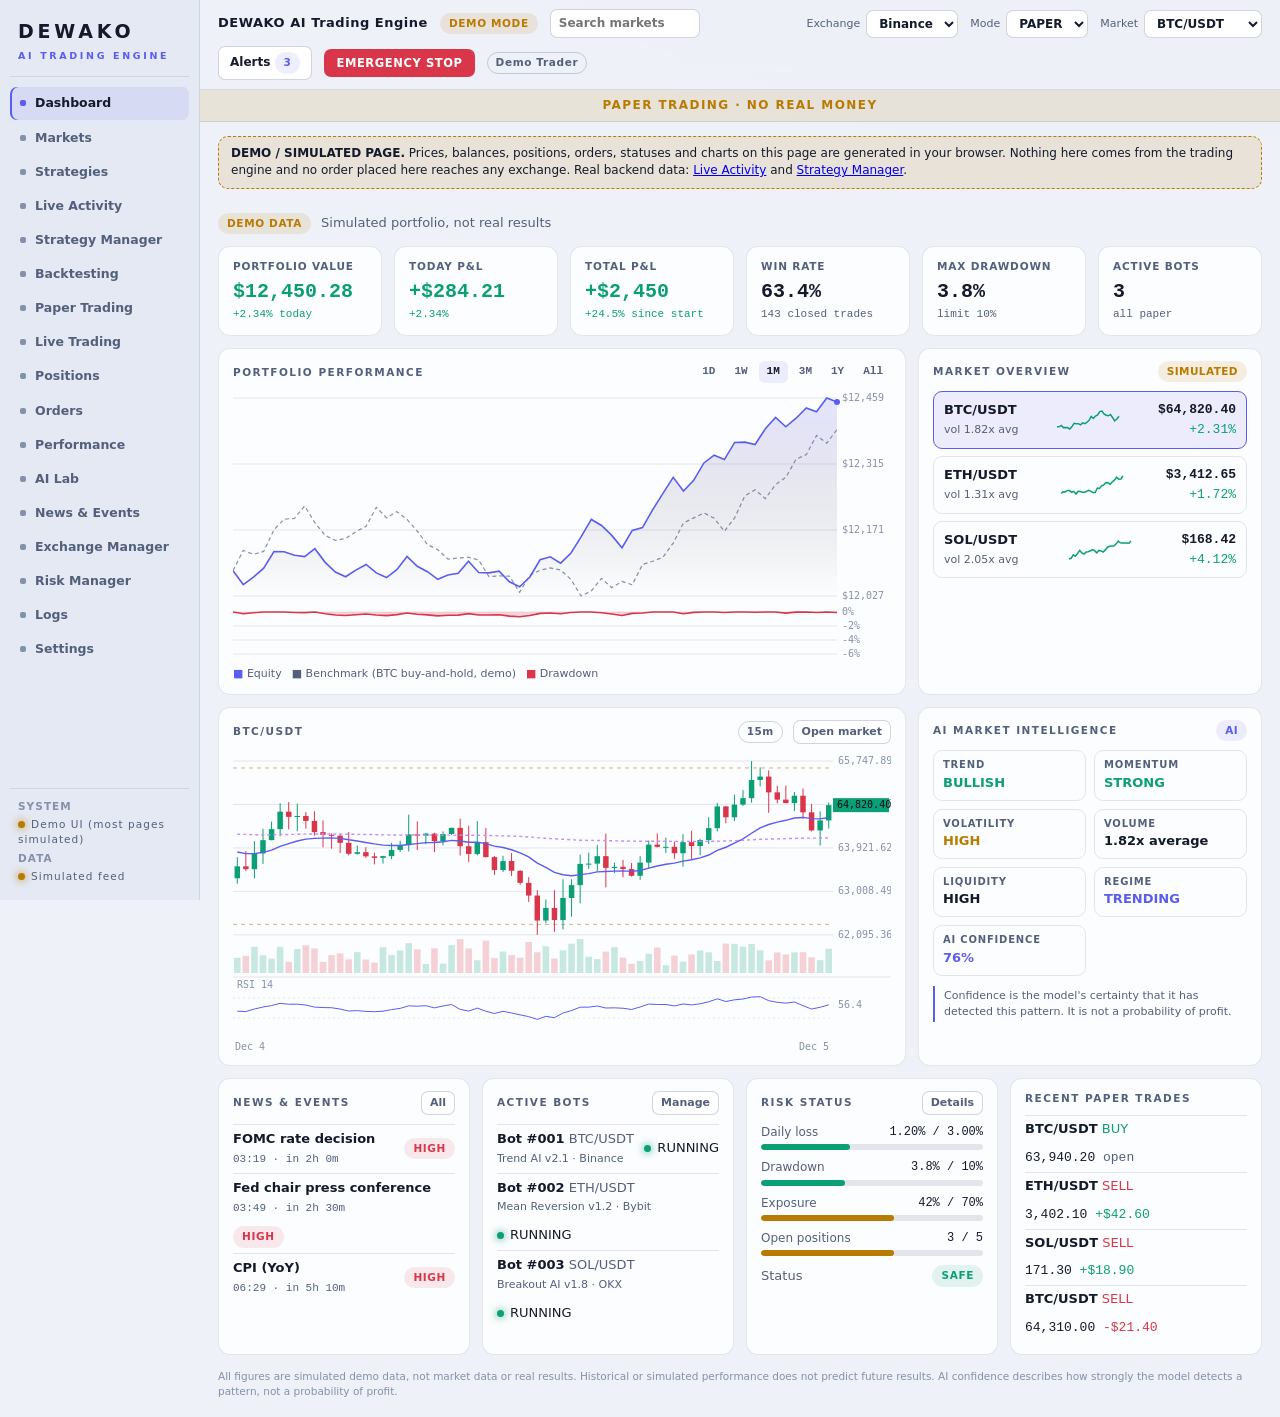
<file: frontend/prototype/index.html>
<!doctype html>
<html lang="en">
<head>
<meta charset="utf-8">
<meta name="viewport" content="width=device-width, initial-scale=1">
<title>DEWAKO AI Trading Engine</title>
<link rel="stylesheet" href="app.css">
</head>
<body>

<div class="app">
  <aside class="side">
    <div class="brand"><b>DEWAKO</b><span>AI TRADING ENGINE</span></div>
    <nav class="nav" id="nav" aria-label="Main"></nav>
    <div class="sys"><b>SYSTEM</b><span><i class="dot w"></i>Demo UI (most pages simulated)</span><b>DATA</b><span><i class="dot w"></i>Simulated feed</span></div>
  </aside>
  <div class="main">
    <header class="top">
      <h1>DEWAKO AI Trading Engine</h1>
      <span class="pill warn">DEMO MODE</span>
      <input class="search" id="search" type="search" placeholder="Search markets" aria-label="Search markets">
      <span class="grow"></span>
      <label class="field">Exchange <select id="selEx"><option>Binance</option><option>Bybit</option><option>OKX</option></select></label>
      <label class="field">Mode <select id="selMode"><option>PAPER</option><option>LIVE</option></select></label>
      <label class="field">Market <select id="selMkt"></select></label>
      <button class="btn" id="bell" aria-label="Notifications">Alerts <span class="pill ai" id="bellN">3</span></button>
      <button class="estop" id="estop">EMERGENCY STOP</button>
      <span class="pill" title="Signed in as demo user">Demo Trader</span>
    </header>
    <div class="banner paper" id="bPaper">PAPER TRADING &middot; NO REAL MONEY</div>
    <div class="banner live" id="bLive">LIVE TRADING &middot; EXECUTION DISABLED IN THIS DEMO</div>
    <div class="banner halt" id="bHalt">EMERGENCY STOP ACTIVE &middot; ALL BOTS STOPPED &middot; NEW TRADES BLOCKED</div>
    <main class="view" id="view"></main>
    <div class="foot">All figures are simulated demo data, not market data or real results. Historical or simulated performance does not predict future results. AI confidence describes how strongly the model detects a pattern, not a probability of profit.</div>
  </div>
</div>
<div class="modal" id="modal"><div class="box" id="modalBox"></div></div>
<div class="toast" id="toast" role="status"></div>

<script src="activity.js"></script>
<script src="packages.js"></script>
<script src="backtests.js"></script>
<script src="app.js"></script>
</body>
</html>
</file>
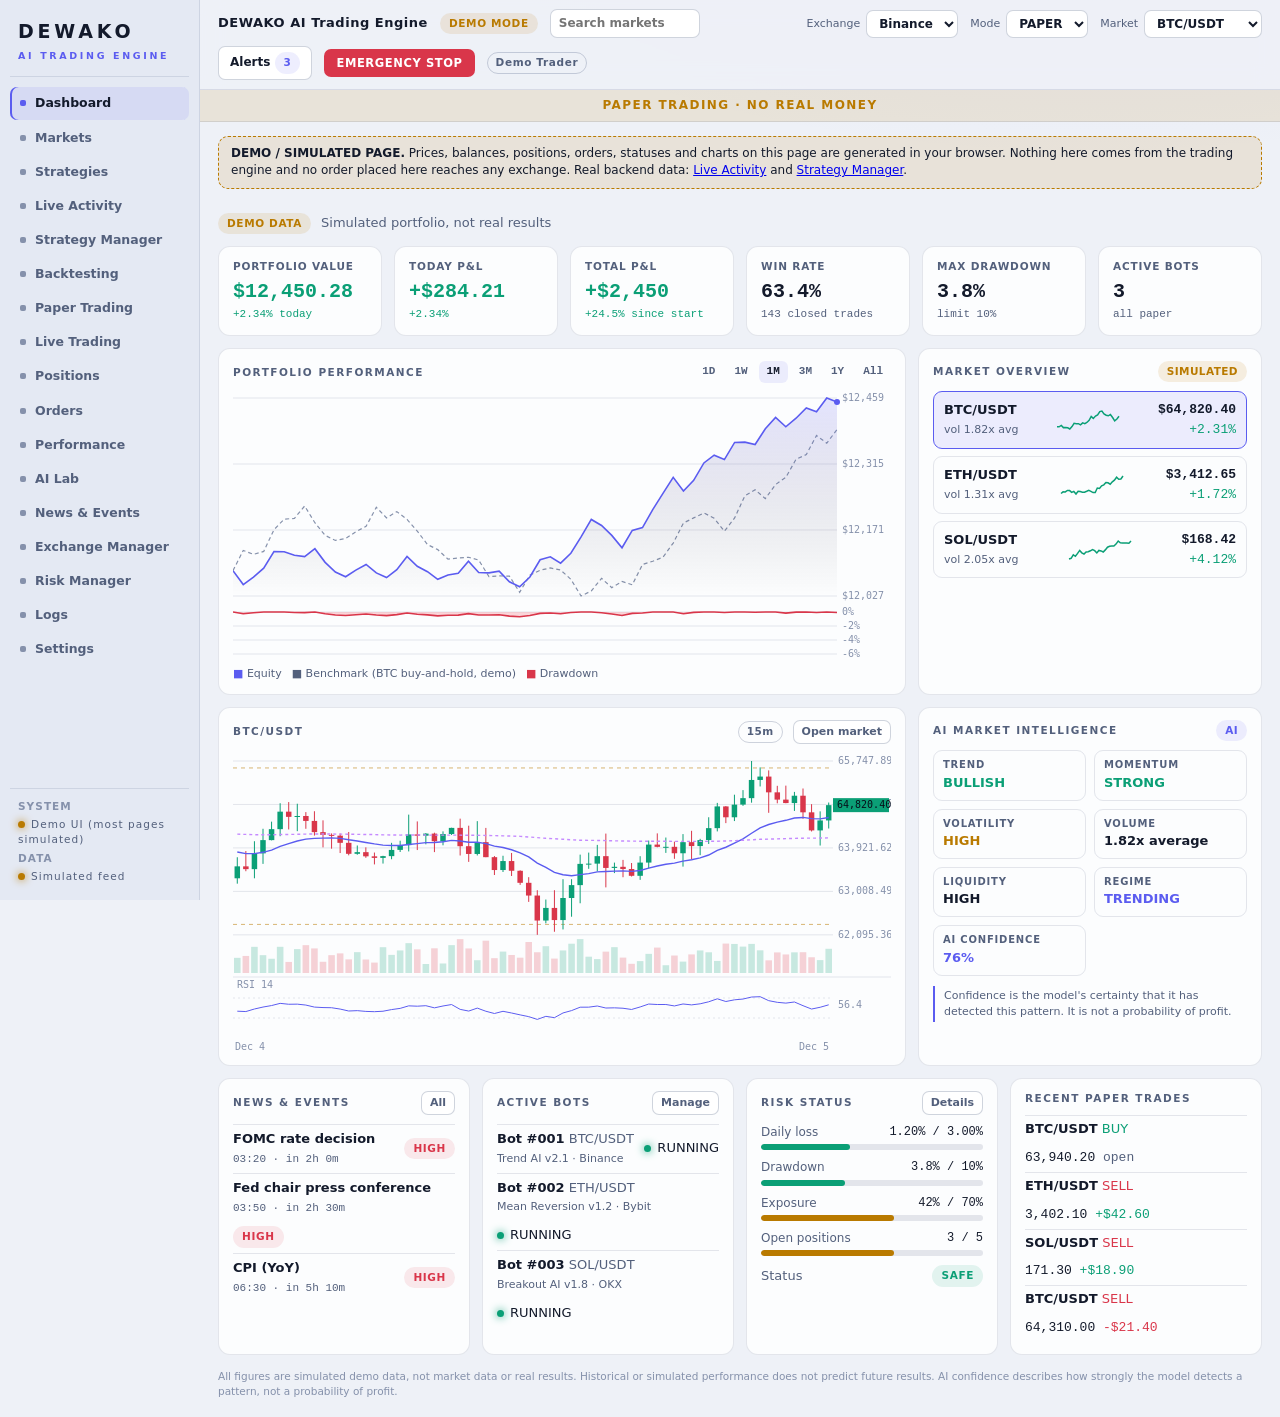
<file: frontend/prototype/index.standalone.html>
<!doctype html>
<html lang="en">
<head>
<meta charset="utf-8">
<meta name="viewport" content="width=device-width, initial-scale=1">
<title>DEWAKO AI Trading Engine</title>
<style>
/* Layout concept: permanent left rail + sticky command bar; dense card grid workstation. Dark-first, AI = indigo, semantic green/red/amber kept separate from accent. */
:root{
  --bg:#0a0e16; --bg2:#0e1420; --card:rgba(22,30,46,.72); --card-solid:#141c2c; --line:rgba(140,160,200,.14); --line2:rgba(140,160,200,.24);
  --fg:#e6ebf5; --mut:#8c98b2; --dim:#5d6984;
  --ai:#8b8cff; --ai-soft:rgba(139,140,255,.14);
  --up:#27d3a0; --up-soft:rgba(39,211,160,.13); --dn:#ff5c6c; --dn-soft:rgba(255,92,108,.13); --warn:#f6b73c; --warn-soft:rgba(246,183,60,.14);
  --glow:radial-gradient(1200px 500px at 85% -10%,rgba(139,140,255,.10),transparent 60%),radial-gradient(900px 400px at 0% 0%,rgba(39,211,160,.05),transparent 55%);
  --f-ui:'Manrope',system-ui,sans-serif; --f-mono:'JetBrains Mono',ui-monospace,Menlo,monospace;
  color-scheme:dark;
}
@media (prefers-color-scheme:light){:root:not([data-theme="dark"]){
  --bg:#eef1f7; --bg2:#e4e9f3; --card:rgba(255,255,255,.82); --card-solid:#ffffff; --line:rgba(40,60,100,.12); --line2:rgba(40,60,100,.22);
  --fg:#131a2b; --mut:#53607c; --dim:#8591ab; --ai:#5b5cf0; --ai-soft:rgba(91,92,240,.1);
  --up:#0b9f76; --up-soft:rgba(11,159,118,.11); --dn:#d9364a; --dn-soft:rgba(217,54,74,.1); --warn:#b97a00; --warn-soft:rgba(185,122,0,.12);
  --glow:radial-gradient(1200px 500px at 85% -10%,rgba(91,92,240,.08),transparent 60%);color-scheme:light}}
:root[data-theme="light"]{
  --bg:#eef1f7; --bg2:#e4e9f3; --card:rgba(255,255,255,.82); --card-solid:#ffffff; --line:rgba(40,60,100,.12); --line2:rgba(40,60,100,.22);
  --fg:#131a2b; --mut:#53607c; --dim:#8591ab; --ai:#5b5cf0; --ai-soft:rgba(91,92,240,.1);
  --up:#0b9f76; --up-soft:rgba(11,159,118,.11); --dn:#d9364a; --dn-soft:rgba(217,54,74,.1); --warn:#b97a00; --warn-soft:rgba(185,122,0,.12);
  --glow:radial-gradient(1200px 500px at 85% -10%,rgba(91,92,240,.08),transparent 60%);color-scheme:light}

*{box-sizing:border-box}
html,body{height:100%}
body{background:var(--bg);color:var(--fg);font:13px/1.45 var(--f-ui);margin:0;-webkit-font-smoothing:antialiased}
.num,.mono{font-family:var(--f-mono);font-variant-numeric:tabular-nums}
button,select,input{font:inherit;color:inherit}
button{cursor:pointer}
:focus-visible{outline:2px solid var(--ai);outline-offset:2px}
.app{display:grid;grid-template-columns:200px minmax(0,1fr);min-height:100%;background:var(--glow)}
/* sidebar */
.side{position:sticky;top:env(safe-area-inset-top,0px);height:100dvh;align-self:start;border-right:1px solid var(--line);background:var(--bg2);display:flex;flex-direction:column;padding:14px 10px;gap:10px;overflow-y:auto}
.brand{padding:4px 8px 12px;border-bottom:1px solid var(--line)}
.brand b{display:block;font-size:19px;font-weight:800;letter-spacing:.2em}
.brand span{font-size:9.5px;letter-spacing:.28em;color:var(--ai);font-weight:700}
.nav{display:flex;flex-direction:column;gap:2px}
.nav button{all:unset;box-sizing:border-box;cursor:pointer;display:flex;align-items:center;gap:9px;padding:7px 10px;border-radius:7px;color:var(--mut);font-weight:600;font-size:12.5px;white-space:nowrap}
.nav button:hover{background:var(--ai-soft);color:var(--fg)}
.nav button[aria-current="page"]{background:var(--ai-soft);color:var(--fg);box-shadow:inset 2px 0 0 var(--ai)}
.nav i{width:6px;height:6px;border-radius:2px;background:var(--dim);flex:none}
.nav button[aria-current="page"] i{background:var(--ai)}
.sys{margin-top:auto;border-top:1px solid var(--line);padding:10px 8px 2px;font-size:10.5px;letter-spacing:.1em;color:var(--mut);display:grid;gap:3px}
.sys b{color:var(--dim);font-weight:700}
.dot{display:inline-block;width:7px;height:7px;border-radius:50%;background:var(--up);margin-right:6px;box-shadow:0 0 8px var(--up)}
.dot.w{background:var(--warn);box-shadow:0 0 8px var(--warn)}.dot.r{background:var(--dn);box-shadow:0 0 8px var(--dn)}.dot.o{background:var(--dim);box-shadow:none}
/* topbar */
.main{min-width:0;display:flex;flex-direction:column}
.top{position:sticky;top:env(safe-area-inset-top,0px);z-index:20;display:flex;flex-wrap:wrap;align-items:center;gap:8px 12px;padding:9px 18px;background:color-mix(in srgb,var(--bg) 88%,transparent);backdrop-filter:blur(12px);border-bottom:1px solid var(--line)}
.top h1{font-size:13px;font-weight:800;margin:0;letter-spacing:.04em;white-space:nowrap}
.top .grow{flex:1 1 20px}
.field{display:flex;align-items:center;gap:6px;font-size:11px;color:var(--mut)}
.field select,.search{background:var(--card-solid);border:1px solid var(--line2);border-radius:7px;padding:5px 8px;font-weight:600;font-size:12px;color:var(--fg)}
.search{width:150px}
.pill{display:inline-flex;align-items:center;gap:5px;padding:2px 8px;border-radius:99px;font-size:10.5px;font-weight:700;letter-spacing:.06em;border:1px solid var(--line2);color:var(--mut);white-space:nowrap}
.pill.up{color:var(--up);background:var(--up-soft);border-color:transparent}.pill.dn{color:var(--dn);background:var(--dn-soft);border-color:transparent}
.pill.warn{color:var(--warn);background:var(--warn-soft);border-color:transparent}.pill.ai{color:var(--ai);background:var(--ai-soft);border-color:transparent}
.btn{border:1px solid var(--line2);background:var(--card-solid);border-radius:7px;padding:5px 11px;font-weight:700;font-size:12px}
.btn:hover{border-color:var(--ai)}
.btn.pri{background:var(--ai);border-color:var(--ai);color:#0a0e16}
.btn.dn{background:var(--dn-soft);border-color:var(--dn);color:var(--dn)}
.btn.sm{padding:3px 8px;font-size:11px}
.btn[disabled]{opacity:.45;cursor:not-allowed}
.estop{background:var(--dn);color:#fff;border:0;border-radius:7px;padding:6px 12px;font-weight:800;font-size:11.5px;letter-spacing:.05em}
.banner{display:none;padding:7px 18px;font-weight:800;letter-spacing:.12em;font-size:12px;text-align:center}
.banner.show{display:block}
.banner.live{background:var(--dn);color:#fff}
.banner.paper{background:var(--warn-soft);color:var(--warn);border-bottom:1px solid var(--line)}
.banner.halt{background:var(--dn-soft);color:var(--dn);border-bottom:1px solid var(--dn)}
.view{padding:14px 18px 8px;display:grid;gap:12px;align-content:start;min-width:0}
.foot{padding:6px 18px 18px;color:var(--dim);font-size:10.5px}
/* cards */
.grid{display:grid;gap:12px;min-width:0}
.g2{grid-template-columns:minmax(0,2fr) minmax(0,1fr)}
.g3{grid-template-columns:repeat(auto-fit,minmax(min(100%,250px),1fr))}
.g4{grid-template-columns:repeat(auto-fit,minmax(min(100%,220px),1fr))}
.kpis{grid-template-columns:repeat(auto-fit,minmax(min(100%,150px),1fr))}
.card{background:var(--card);border:1px solid var(--line);border-radius:12px;padding:12px 14px;backdrop-filter:blur(8px);min-width:0}
.card h2{margin:0 0 9px;font-size:10.5px;letter-spacing:.14em;text-transform:uppercase;color:var(--mut);font-weight:700;display:flex;align-items:center;justify-content:space-between;gap:8px}
.card h2 .pill{letter-spacing:.04em;text-transform:none}
.kpi .l{font-size:10.5px;color:var(--mut);letter-spacing:.08em;text-transform:uppercase;font-weight:700}
.kpi .v{font-family:var(--f-mono);font-size:20px;font-weight:600;margin-top:3px}
.kpi .s{font-family:var(--f-mono);font-size:11px;margin-top:1px}
.up{color:var(--up)}.dn{color:var(--dn)}.warn{color:var(--warn)}.ai{color:var(--ai)}.mut{color:var(--mut)}
.flash-up{animation:fu .7s}.flash-dn{animation:fd .7s}
@keyframes fu{from{background:var(--up-soft)}to{background:transparent}}@keyframes fd{from{background:var(--dn-soft)}to{background:transparent}}
.row{display:flex;align-items:center;gap:10px;flex-wrap:wrap}.row.sb{justify-content:space-between}
.tabs{display:flex;gap:3px;flex-wrap:wrap}
.tabs button{border:0;background:transparent;color:var(--mut);font-weight:700;font-size:11px;padding:3px 8px;border-radius:6px;font-family:var(--f-mono)}
.tabs button[aria-pressed="true"]{background:var(--ai-soft);color:var(--fg)}
canvas{display:block;width:100%}
.tbl{width:100%;border-collapse:collapse;font-size:12px}
.tbl th{font-size:10px;text-transform:uppercase;letter-spacing:.1em;color:var(--dim);text-align:left;padding:5px 8px;font-weight:700;white-space:nowrap}
.tbl td{padding:6px 8px;border-top:1px solid var(--line);white-space:nowrap}
.tbl tr.click{cursor:pointer}.tbl tr.click:hover td{background:var(--ai-soft)}
.scroll{overflow-x:auto;max-width:100%}
.mkt{display:flex;align-items:center;justify-content:space-between;gap:8px;padding:8px 10px;border-radius:9px;border:1px solid var(--line);background:transparent;width:100%;text-align:left}
.mkt:hover,.mkt[aria-pressed="true"]{border-color:var(--ai);background:var(--ai-soft)}
.mkt .n{font-weight:700}.mkt .p{font-family:var(--f-mono);font-weight:600}
.kv{display:grid;grid-template-columns:auto 1fr;gap:5px 14px;font-size:12px}
.kv dt{color:var(--mut)}.kv dd{margin:0;text-align:right;font-weight:700;font-family:var(--f-mono)}
.kvg{display:grid;grid-template-columns:repeat(auto-fit,minmax(110px,1fr));gap:8px}
.tile{border:1px solid var(--line);border-radius:9px;padding:7px 9px}
.tile .l{font-size:10px;color:var(--mut);letter-spacing:.08em;text-transform:uppercase;font-weight:700}
.tile .v{font-weight:800;margin-top:1px}
.bar{height:6px;border-radius:4px;background:var(--line);overflow:hidden}
.bar>i{display:block;height:100%;border-radius:4px;background:var(--up)}
.bar.w>i{background:var(--warn)}.bar.d>i{background:var(--dn)}
.meter{display:grid;gap:3px;margin-bottom:9px}.meter .row{font-size:12px}
.note{font-size:11px;color:var(--mut);border-left:2px solid var(--ai);padding:2px 0 2px 9px}
.warnbox{border:1px solid var(--warn);background:var(--warn-soft);color:var(--warn);border-radius:9px;padding:8px 11px;font-size:12px;font-weight:600}
.newsi{padding:9px 0;border-top:1px solid var(--line)}.newsi:first-of-type{border-top:0;padding-top:0}
.newsi h3{margin:0 0 3px;font-size:13px;font-weight:700}
.chips{display:flex;gap:5px;flex-wrap:wrap;margin-top:5px}
.ob{display:grid;grid-template-columns:1fr 1fr 1fr;font-family:var(--f-mono);font-size:11px;gap:1px 6px}
.ob .bid{color:var(--up)}.ob .ask{color:var(--dn)}.ob .h{color:var(--dim);font-size:9.5px;text-transform:uppercase}
.heat td{text-align:center;font-family:var(--f-mono);font-weight:600}
.form{display:grid;grid-template-columns:repeat(auto-fit,minmax(130px,1fr));gap:9px}
.form label{display:grid;gap:3px;font-size:10.5px;color:var(--mut);font-weight:700;letter-spacing:.06em;text-transform:uppercase}
.form select,.form input{background:var(--card-solid);border:1px solid var(--line2);border-radius:7px;padding:6px 8px;font-size:12.5px;text-transform:none;letter-spacing:0;font-weight:600;width:100%}
.modal{position:fixed;inset:0;z-index:50;background:rgba(5,8,14,.66);display:none;align-items:center;justify-content:center;padding:16px}
.modal.show{display:flex}
.modal .box{background:var(--card-solid);border:1px solid var(--line2);border-radius:14px;padding:18px;max-width:440px;width:100%;display:grid;gap:12px}
.modal h3{margin:0;font-size:15px}
.opt{display:flex;gap:8px;align-items:flex-start;padding:7px 9px;border:1px solid var(--line);border-radius:8px}
.modal .box.wide{max-width:600px;max-height:90vh;overflow-y:auto}
.modal select,.modal input:not([type=radio]):not([type=checkbox]){background:var(--card-solid);border:1px solid var(--line2);border-radius:7px;padding:6px 8px;font-weight:600;font-size:12.5px;max-width:100%}
.toast{position:fixed;right:16px;bottom:calc(16px + env(safe-area-inset-bottom,0px));z-index:60;background:var(--card-solid);border:1px solid var(--line2);border-left:3px solid var(--ai);border-radius:9px;padding:9px 13px;font-weight:600;max-width:340px;display:none}
.toast.show{display:block}
.disabled-big{display:grid;place-items:center;text-align:center;gap:10px;padding:28px 12px}
.disabled-big h2{font-size:22px;letter-spacing:.14em;margin:0}
.step{display:flex;gap:8px;align-items:center;padding:6px 0;border-top:1px solid var(--line)}
@media (max-width:900px){
  .app{grid-template-columns:minmax(0,1fr)}
  .side{position:static;height:auto;flex-direction:row;align-items:center;border-right:0;border-bottom:1px solid var(--line);padding:8px 12px;overflow:visible}
  .brand{border:0;padding:0 8px 0 0;flex:none}.brand b{font-size:15px}.brand span{display:none}
  .nav{flex-direction:row;overflow-x:auto;flex:1;min-width:0}
  .sys{display:none}
  .g2{grid-template-columns:minmax(0,1fr)}
  .top,.view,.foot,.banner{padding-inline:16px}
}
/* ---- Live Activity + Strategy Manager (real backend views) ---- */
.bk-note{border:1px dashed var(--line2);border-radius:9px;padding:7px 10px;font-size:11.5px;color:var(--mut)}
.bk-login{display:grid;grid-template-columns:repeat(auto-fit,minmax(170px,1fr));gap:9px;align-items:end;max-width:760px}
.bk-login label{display:grid;gap:3px;font-size:10.5px;color:var(--mut);font-weight:700;letter-spacing:.06em;text-transform:uppercase}
.bk-login input{background:var(--card-solid);border:1px solid var(--line2);border-radius:7px;padding:7px 9px;font-size:13px;color:var(--fg)}
.bk-err{color:var(--dn);font-weight:700;margin-top:6px}
.act-head{display:flex;gap:10px;flex-wrap:wrap;align-items:center}
.act-status{display:inline-flex;align-items:center;gap:8px;padding:5px 12px;border-radius:99px;font-weight:800;letter-spacing:.06em;border:1px solid var(--line2)}
.act-status i{width:9px;height:9px;border-radius:50%;background:var(--dim)}
.act-status.RUNNING{color:var(--up);border-color:var(--up)}.act-status.RUNNING i{background:var(--up);box-shadow:0 0 10px var(--up)}
.act-status.IDLE{color:var(--mut)}.act-status.IDLE i{background:var(--mut)}
.act-status.DEGRADED{color:var(--warn);border-color:var(--warn)}.act-status.DEGRADED i{background:var(--warn);box-shadow:0 0 10px var(--warn)}
.act-status.ERROR{color:var(--dn);border-color:var(--dn);background:var(--dn-soft)}.act-status.ERROR i{background:var(--dn);box-shadow:0 0 10px var(--dn)}
.act-conn{font-size:11.5px;font-weight:700;display:inline-flex;gap:6px;align-items:center}
.act-conn.live i{background:var(--up)}.act-conn.bad i{background:var(--dn)}.act-conn.wait i{background:var(--warn)}.act-conn i{width:8px;height:8px;border-radius:50%;background:var(--dim)}
.act-alert{border:1px solid var(--dn);background:var(--dn-soft);color:var(--fg);border-radius:10px;padding:9px 12px;font-weight:700}
.act-alert.warn{border-color:var(--warn);background:var(--warn-soft)}
.act-filters{display:grid;grid-template-columns:repeat(auto-fit,minmax(130px,1fr));gap:8px;align-items:end}
.act-filters label{display:grid;gap:3px;font-size:10.5px;color:var(--mut);font-weight:700;letter-spacing:.06em;text-transform:uppercase}
.act-filters select,.act-filters input{background:var(--card-solid);border:1px solid var(--line2);border-radius:7px;padding:6px 8px;font-size:12.5px;color:var(--fg);min-width:0}
.pipe{list-style:none;margin:0;padding:0 0 0 22px;position:relative;max-height:64vh;overflow-y:auto}
.pipe::before{content:"";position:absolute;left:8px;top:6px;bottom:6px;width:2px;background:linear-gradient(var(--ai),var(--up) 50%,var(--ai));background-size:100% 40px;border-radius:2px;opacity:.55}
.pipe.flow::before{animation:pipeflow 2.4s linear infinite}
@keyframes pipeflow{from{background-position:0 0}to{background-position:0 40px}}
.ev{position:relative;display:flex;gap:10px;padding:9px 10px;margin:0 0 8px;border:1px solid var(--line);border-radius:10px;background:var(--card-solid);cursor:pointer;outline-offset:2px}
.ev:hover,.ev:focus-visible{border-color:var(--ai)}
.ev-dot{position:absolute;left:-19px;top:15px;width:10px;height:10px;border-radius:50%;background:var(--ai);box-shadow:0 0 0 3px var(--bg)}
.ev.sev-warning .ev-dot{background:var(--warn)}.ev.sev-error .ev-dot,.ev.sev-critical .ev-dot{background:var(--dn)}
.ev.sev-error,.ev.sev-critical{border-color:var(--dn);background:linear-gradient(90deg,var(--dn-soft),transparent 60%),var(--card-solid)}
.ev.sev-warning{border-left:3px solid var(--warn)}
.ev.unknown{border-style:double;border-width:3px}
.ev-main{min-width:0;flex:1}.ev-top{display:flex;gap:8px;flex-wrap:wrap;align-items:center;font-size:11px}
.ev-sev{font-weight:800;letter-spacing:.06em;text-transform:uppercase}.ev.sev-error .ev-sev,.ev.sev-critical .ev-sev{color:var(--dn)}.ev.sev-warning .ev-sev{color:var(--warn)}
.ev-cat{padding:1px 7px;border-radius:99px;background:var(--ai-soft);font-weight:700}
.ev-status{font-weight:700;color:var(--mut)}.ev-unk{font-weight:800;color:var(--dn);letter-spacing:.04em}
.ev-time{margin-left:auto;color:var(--mut)}.ev-sum{margin-top:3px;font-weight:600;overflow-wrap:anywhere}.ev-meta{margin-top:3px;color:var(--mut);font-size:11px;overflow-wrap:anywhere}
.ev.enter{animation:evin .45s ease-out}
.ev.enter.sev-error,.ev.enter.sev-critical{animation:evin .45s ease-out,evpulse 1.6s ease-out 1}
@keyframes evin{from{opacity:0;transform:translateY(-10px)}to{opacity:1;transform:none}}
@keyframes evpulse{0%{box-shadow:0 0 0 0 var(--dn)}100%{box-shadow:0 0 0 10px transparent}}
.act-empty{padding:26px;text-align:center;color:var(--mut)}
.pk-drop{border:2px dashed var(--line2);border-radius:12px;padding:16px;text-align:center}.pk-drop.over{border-color:var(--ai);background:var(--ai-soft)}
.pk-prog{height:8px;border-radius:6px;background:var(--line);overflow:hidden}.pk-prog>i{display:block;height:100%;width:0;background:var(--ai);transition:width .15s}
.pk-res{border:1px solid var(--line2);border-radius:10px;padding:10px 12px}.pk-res.ok{border-color:var(--up);background:var(--up-soft)}.pk-res.bad{border-color:var(--dn);background:var(--dn-soft)}
.sr-only{position:absolute;width:1px;height:1px;overflow:hidden;clip:rect(0 0 0 0);white-space:nowrap}
@media (prefers-reduced-motion:reduce){*{animation:none!important;transition:none!important}}

.demo-banner{border:1px dashed var(--warn);background:var(--warn-soft);border-radius:10px;padding:8px 12px;margin-bottom:12px;font-size:12px}

</style>
</head>
<body>

<div class="app">
  <aside class="side">
    <div class="brand"><b>DEWAKO</b><span>AI TRADING ENGINE</span></div>
    <nav class="nav" id="nav" aria-label="Main"></nav>
    <div class="sys"><b>SYSTEM</b><span><i class="dot w"></i>Demo UI (most pages simulated)</span><b>DATA</b><span><i class="dot w"></i>Simulated feed</span></div>
  </aside>
  <div class="main">
    <header class="top">
      <h1>DEWAKO AI Trading Engine</h1>
      <span class="pill warn">DEMO MODE</span>
      <input class="search" id="search" type="search" placeholder="Search markets" aria-label="Search markets">
      <span class="grow"></span>
      <label class="field">Exchange <select id="selEx"><option>Binance</option><option>Bybit</option><option>OKX</option></select></label>
      <label class="field">Mode <select id="selMode"><option>PAPER</option><option>LIVE</option></select></label>
      <label class="field">Market <select id="selMkt"></select></label>
      <button class="btn" id="bell" aria-label="Notifications">Alerts <span class="pill ai" id="bellN">3</span></button>
      <button class="estop" id="estop">EMERGENCY STOP</button>
      <span class="pill" title="Signed in as demo user">Demo Trader</span>
    </header>
    <div class="banner paper" id="bPaper">PAPER TRADING &middot; NO REAL MONEY</div>
    <div class="banner live" id="bLive">LIVE TRADING &middot; EXECUTION DISABLED IN THIS DEMO</div>
    <div class="banner halt" id="bHalt">EMERGENCY STOP ACTIVE &middot; ALL BOTS STOPPED &middot; NEW TRADES BLOCKED</div>
    <main class="view" id="view"></main>
    <div class="foot">All figures are simulated demo data, not market data or real results. Historical or simulated performance does not predict future results. AI confidence describes how strongly the model detects a pattern, not a probability of profit.</div>
  </div>
</div>
<div class="modal" id="modal"><div class="box" id="modalBox"></div></div>
<div class="toast" id="toast" role="status"></div>

<script>
/* DEWAKO Live Activity: pure view-model logic (no DOM, no network). Loaded by index.html and unit-tested under Node.
   Nothing here creates events: it only buffers, de-duplicates, orders, filters and renders what the backend sent. */
(function (root, factory) { if (typeof module === 'object' && module.exports) module.exports = factory(); else root.DewakoActivity = factory(); })(this, function () {
  'use strict';
  var MAX_BUFFER = 500, MAX_PENDING = 200, STALE_MS = 45000, MAX_FRAME = 65536;

  function escapeHtml(s) {
    return String(s == null ? '' : s).replace(/[&<>"'`]/g, function (c) { return { '&': '&amp;', '<': '&lt;', '>': '&gt;', '"': '&quot;', "'": '&#39;', '`': '&#96;' }[c]; });
  }
  function cmp(a, b) { return a.ts < b.ts ? 1 : a.ts > b.ts ? -1 : a.event_id < b.event_id ? 1 : a.event_id > b.event_id ? -1 : 0; }   // newest first
  function isCritical(e) { return e.severity === 'ERROR' || e.severity === 'CRITICAL' || e.status === 'UNKNOWN' || e.reconciliation_required === true; }
  function validEvent(e) { return !!e && typeof e === 'object' && typeof e.event_id === 'string' && typeof e.ts === 'string' && typeof e.severity === 'string' && typeof e.summary === 'string'; }

  /* Incremental Server-Sent-Events parser: tolerant of arbitrary chunk boundaries, bounded per frame. */
  function SSEParser() { this.buf = ''; this.dropped = 0; }
  SSEParser.prototype.feed = function (chunk) {
    this.buf += chunk.replace(/\r\n/g, '\n').replace(/\r/g, '\n');
    var out = [], i;
    while ((i = this.buf.indexOf('\n\n')) !== -1) {
      var raw = this.buf.slice(0, i); this.buf = this.buf.slice(i + 2);
      if (raw.length > MAX_FRAME) { this.dropped++; continue; }
      var f = { event: 'message', data: '', id: null, comment: false }, has = false;
      raw.split('\n').forEach(function (line) {
        if (line.charAt(0) === ':') { f.comment = true; has = true; return; }
        var k = line.indexOf(':'); var name = k === -1 ? line : line.slice(0, k); var val = k === -1 ? '' : line.slice(k + 1).replace(/^ /, '');
        if (name === 'event') { f.event = val; has = true; } else if (name === 'data') { f.data += (f.data ? '\n' : '') + val; has = true; }
        else if (name === 'id') { f.id = val; has = true; } else if (name === 'retry') { f.retry = parseInt(val, 10); has = true; }
      });
      if (has) out.push(f);
    }
    if (this.buf.length > MAX_FRAME * 2) { this.buf = ''; this.dropped++; }       // an unterminated giant frame is discarded, not buffered forever
    return out;
  };

  function backoff(attempt, rnd) { var base = Math.min(30000, 1000 * Math.pow(2, Math.max(0, attempt))); return Math.round(base * (0.75 + 0.25 * (rnd == null ? Math.random() : rnd))); }

  function Model(opts) {
    opts = opts || {};
    this.now = opts.now || Date.now; this.max = opts.max || MAX_BUFFER;
    this.events = []; this.seen = Object.create(null); this.pending = []; this.paused = false;
    this.conn = 'idle'; this.connInfo = ''; this.lastSignal = null; this.loaded = false; this.error = null; this.denied = false; this.cursor = null;
    this.duplicates = 0; this.rejected = 0; this.lastStatus = null;
  }
  Model.prototype._merge = function (list) {
    var added = 0, self = this;
    list.forEach(function (e) { if (self.seen[e.event_id]) { self.duplicates++; return; } self.seen[e.event_id] = 1; self.events.push(e); added++; });
    if (added) {
      this.events.sort(cmp);
      if (this.events.length > this.max) { var drop = this.events.splice(this.max); drop.forEach(function (e) { delete self.seen[e.event_id]; }); }
    }
    return added;
  };
  /* history=true: a page loaded by the user; live=true: pushed by the stream (held back, not dropped, while the view is paused). */
  Model.prototype.ingest = function (list, opts) {
    opts = opts || {}; var good = [], self = this;
    (Array.isArray(list) ? list : []).forEach(function (e) { if (validEvent(e)) good.push(e); else self.rejected++; });
    if (opts.live) this.lastSignal = this.now();
    if (opts.live && this.paused) {
      var self2 = this;
      good.forEach(function (e) { if (!self2.seen[e.event_id] && !self2.pending.some(function (p) { return p.event_id === e.event_id; })) self2.pending.push(e); else self2.duplicates++; });
      if (this.pending.length > MAX_PENDING) {                                   // bounded: keep every critical item, drop the oldest non-critical ones
        var crit = this.pending.filter(isCritical), rest = this.pending.filter(function (e) { return !isCritical(e); }).sort(cmp);
        this.pending = crit.concat(rest.slice(0, Math.max(0, MAX_PENDING - crit.length)));
      }
      return { added: 0, held: good.length };
    }
    this.loaded = true; this.error = null;
    return { added: this._merge(good), held: 0 };
  };
  Model.prototype.reset = function () { this.events = []; this.seen = Object.create(null); this.pending = []; this.loaded = false; this.error = null; };   // keeps connection state and stream cursor
  Model.prototype.pause = function () { this.paused = true; };            // visual only: the stream keeps being read and buffered
  Model.prototype.resume = function () { this.paused = false; var p = this.pending; this.pending = []; return this._merge(p); };
  Model.prototype.criticalPending = function () { return this.pending.filter(isCritical).length; };
  Model.prototype.setConn = function (state, info) { this.conn = state; this.connInfo = info || ''; if (state === 'live') this.lastSignal = this.now(); if (state === 'unauthorized') this.denied = true; };
  Model.prototype.touch = function () { this.lastSignal = this.now(); };
  Model.prototype.isStale = function () { return this.conn === 'live' && this.lastSignal != null && this.now() - this.lastSignal > STALE_MS; };
  Model.prototype.setCursor = function (c) { if (c) this.cursor = c; };
  Model.prototype.fail = function (msg) { this.error = msg || 'backend error'; };
  Model.prototype.view = function () {
    if (this.denied) return 'denied';
    if (!this.loaded && this.error) return 'error';
    if (!this.loaded) return 'loading';
    if (this.conn === 'disconnected' || this.conn === 'reconnecting') return 'disconnected';
    if (this.isStale()) return 'stale';
    if (this.error) return 'error';
    return this.events.length ? 'ready' : 'empty';
  };
  Model.prototype.visible = function (f) {
    f = f || {}; var q = (f.q || '').toLowerCase();
    return this.events.filter(function (e) {
      return (!f.category || e.category === f.category) && (!f.severity || e.severity === f.severity) && (!f.status || e.status === f.status) &&
        (!f.strategy || (e.strategy || '').toLowerCase() === f.strategy.toLowerCase()) && (!f.since || e.ts >= f.since) && (!f.until || e.ts <= f.until) &&
        (!q || [e.summary, e.type, e.correlation_id, e.strategy, e.instrument, e.related_id, e.status].join(' ').toLowerCase().indexOf(q) !== -1);
    });
  };

  var SEV = { INFO: 'Info', WARNING: 'Warning', ERROR: 'Error', CRITICAL: 'Critical' };
  var LEVELS = { RUNNING: 'Running', IDLE: 'Idle', DEGRADED: 'Degraded', ERROR: 'Error' };
  function timeLabels(ts) {
    var d = new Date(ts); if (isNaN(d)) return { utc: String(ts).slice(0, 25), local: '' };
    return { utc: d.toISOString().replace('T', ' ').replace(/\.\d+Z$/, ' UTC'), local: d.toLocaleString() };
  }
  /* Everything interpolated is escaped. Severity and status are text as well as colour. An unknown outcome is never styled as success. */
  function renderEvent(e, tz) {
    var t = timeLabels(e.ts);
    var unknown = e.status === 'UNKNOWN' || e.reconciliation_required === true;
    var cls = 'ev sev-' + escapeHtml(String(e.severity).toLowerCase()) + (unknown ? ' unknown' : '');
    return '<li class="' + cls + '" data-id="' + escapeHtml(e.event_id) + '" tabindex="0" role="button" aria-label="' + escapeHtml(SEV[e.severity] || e.severity) + ': ' + escapeHtml(e.summary) + '. Open details">' +
      '<span class="ev-dot" aria-hidden="true"></span><div class="ev-main"><div class="ev-top"><span class="ev-sev">' + escapeHtml(SEV[e.severity] || e.severity) + '</span>' +
      '<span class="ev-cat">' + escapeHtml(e.category) + '</span>' +
      (unknown ? '<span class="ev-unk">UNKNOWN &middot; RECONCILIATION REQUIRED</span>' : '<span class="ev-status">' + escapeHtml(e.status) + '</span>') +
      '<time class="ev-time mono" datetime="' + escapeHtml(e.ts) + '" title="' + escapeHtml(tz === 'utc' ? t.local : t.utc) + '">' + escapeHtml(tz === 'utc' ? t.utc : (t.local || t.utc)) + '</time></div>' +
      '<div class="ev-sum">' + escapeHtml(e.summary) + '</div><div class="ev-meta mono">' +
      [e.strategy ? 'strategy ' + e.strategy + (e.strategy_version ? ' v' + e.strategy_version : '') : '', e.instrument || '', e.environment || '', e.correlation_id ? 'cid ' + e.correlation_id : '']
        .filter(Boolean).map(escapeHtml).join(' &middot; ') + '</div></div></li>';
  }
  function renderDetails(e) {
    var t = timeLabels(e.ts), rows = [['Event ID', e.event_id], ['Time (UTC)', t.utc], ['Time (local)', t.local], ['Type', e.type], ['Category', e.category], ['Severity', e.severity], ['Status', e.status],
      ['Source', e.source], ['Actor', e.actor], ['Environment', e.environment], ['Instrument', e.instrument], ['Adapter / provider', e.adapter], ['Strategy', e.strategy ? e.strategy + (e.strategy_version ? ' v' + e.strategy_version : '') : ''],
      ['Strategy fingerprint', e.strategy_fingerprint], ['Related', e.related_id], ['Correlation ID', e.correlation_id], ['Schema version', e.schema_version]];
    var kv = rows.filter(function (r) { return r[1] !== null && r[1] !== undefined && r[1] !== ''; }).map(function (r) { return '<dt>' + escapeHtml(r[0]) + '</dt><dd class="mono">' + escapeHtml(r[1]) + '</dd>'; }).join('');
    return '<h3>' + escapeHtml(e.summary) + '</h3>' + (e.reconciliation_required ? '<p class="ev-unk">The outcome of this order is UNKNOWN. Reconciliation is required. This screen cannot retry, cancel or submit anything.</p>' : '') +
      '<dl class="kv">' + kv + '</dl><h4>Details (sanitized by the server)</h4><pre class="mono">' + escapeHtml(JSON.stringify(e.details || {}, null, 2)) + '</pre>';
  }
  function statusView(s) {
    if (!s) return { level: 'UNKNOWN', label: 'Unknown', reasons: ['status not loaded'] };
    return { level: s.level, label: LEVELS[s.level] || 'Unknown', reasons: Array.isArray(s.reasons) ? s.reasons : [], unresolved: s.unresolved_orders || 0, killSwitch: !!s.kill_switch, live: s.live_trading };
  }
  function queryString(filters, cursor, limit) {
    var p = [];
    ['category', 'severity', 'status', 'strategy', 'q', 'since', 'until'].forEach(function (k) { if (filters && filters[k]) p.push(k + '=' + encodeURIComponent(filters[k])); });
    if (cursor) p.push('cursor=' + encodeURIComponent(cursor)); p.push('limit=' + (limit || 50));
    return p.join('&');
  }
  return { Model: Model, SSEParser: SSEParser, escapeHtml: escapeHtml, renderEvent: renderEvent, renderDetails: renderDetails, statusView: statusView, queryString: queryString, backoff: backoff,
           isCritical: isCritical, validEvent: validEvent, timeLabels: timeLabels, cmp: cmp, MAX_BUFFER: MAX_BUFFER, MAX_PENDING: MAX_PENDING, STALE_MS: STALE_MS };
});

</script>
<script>
/* DEWAKO Strategy Manager: pure helpers for the package import workflow (no DOM, no network). All real validation happens on the server;
   the checks here only save a pointless upload and never decide whether a package is accepted. */
(function (root, factory) { if (typeof module === 'object' && module.exports) module.exports = factory(); else root.DewakoPackages = factory(); })(this, function () {
  'use strict';
  var MAX_BYTES = 1024 * 1024;
  var LABELS = {   // exactly the backend states: nothing is invented
    IMPORTED: ['Imported', 'warn', 'Stored, validation not yet complete.'],
    VALIDATION_FAILED: ['Rejected', 'dn', 'Failed server validation. It cannot be promoted.'],
    VALIDATED: ['Imported / Inactive', '', 'Validated and stored. Not registered, not selected, not trading.'],
    BACKTEST_ELIGIBLE: ['Eligible: backtest', 'ai', 'Registered for backtesting only.'],
    PAPER_ELIGIBLE: ['Eligible: paper', 'ai', 'May be assigned to paper bots. Signals still pass risk and authorization.'],
    TESTNET_ELIGIBLE: ['Eligible: testnet (label only)', 'ai', 'A label: this build cannot place testnet orders.'],
    DISABLED: ['Disabled', 'warn', 'Unregistered. Re-validate to bring it back.'],
    QUARANTINED: ['Quarantined', 'dn', 'Integrity check failed. An administrator must release it.']
  };
  var NEXT = { VALIDATED: 'BACKTEST_ELIGIBLE', BACKTEST_ELIGIBLE: 'PAPER_ELIGIBLE', PAPER_ELIGIBLE: 'TESTNET_ELIGIBLE' };   // the backend promotes one step at a time
  function esc(s) { return String(s == null ? '' : s).replace(/[&<>"'`]/g, function (c) { return { '&': '&amp;', '<': '&lt;', '>': '&gt;', '"': '&quot;', "'": '&#39;', '`': '&#96;' }[c]; }); }
  function label(state) { return LABELS[state] || [String(state), '', 'Unknown state reported by the server.']; }
  function nextState(state) { return NEXT[state] || null; }
  function checkFile(f) {
    if (!f) return 'Choose a .zip file.';
    if (!/\.zip$/i.test(f.name || '')) return 'The file must have a .zip extension.';
    if (!f.size) return 'The file is empty.';
    if (f.size > MAX_BYTES) return 'The file is larger than the 1 MiB limit.';
    return null;
  }
  function toBase64(bytes) {                       // bytes: Uint8Array. Chunked so large arrays do not overflow the call stack.
    var s = '', i, CH = 0x8000;
    for (i = 0; i < bytes.length; i += CH) s += String.fromCharCode.apply(null, bytes.subarray(i, i + CH));
    return (typeof btoa === 'function') ? btoa(s) : Buffer.from(s, 'binary').toString('base64');
  }
  /* Turn an HTTP result into text for the user. Server detail is shown (it is already bounded and sanitized); stack traces never are. */
  function describeError(status, body) {
    var d = body && body.detail;
    if (status === 0) return { kind: 'network', text: 'Could not reach the server. The package was not imported.' };
    if (status === 401) return { kind: 'auth', text: 'Your session has expired. Sign in again.' };
    if (status === 403) return { kind: 'denied', text: 'Your role is not allowed to do this. Nothing was changed.' };
    if (status === 409 || status === 422) {
      if (d && typeof d === 'object') return { kind: 'rejected', code: d.code || '', text: (d.code ? d.code + ': ' : '') + (d.detail || 'rejected') };
      return { kind: 'rejected', text: String(d || 'rejected').slice(0, 300) };
    }
    if (status === 413) return { kind: 'rejected', text: 'The upload is too large.' };
    if (status === 429) return { kind: 'busy', text: 'Too many requests. Wait a moment and try again.' };
    if (status >= 500) return { kind: 'server', text: 'The server hit an error. Check the Live Activity feed; the package may not have been imported.' };
    return { kind: 'unknown', text: 'Unexpected response (' + status + ').' };
  }
  function renderPackageRow(p) {
    var l = label(p.state);
    return '<tr data-pid="' + esc(p.id) + '"><td class="mono">' + esc(p.id) + '</td><td><b>' + esc(p.name || '(rejected upload)') + '</b></td><td class="mono">' + esc(p.version || '') + '</td>' +
      '<td><span class="pill ' + esc(l[1]) + '" title="' + esc(l[2]) + '">' + esc(l[0].toUpperCase()) + '</span>' + (p.state_reason && p.state !== 'VALIDATED' ? '<div class="mut" style="font-size:11px">' + esc(p.state_reason) + '</div>' : '') + '</td>' +
      '<td class="mono" title="' + esc(p.fingerprint || '') + '">' + esc((p.fingerprint || '').slice(0, 12)) + '</td><td class="mono mut">' + esc(p.imported_by) + '</td>' +
      '<td><button class="btn sm" data-pk="detail" data-pid="' + esc(p.id) + '">Details</button></td></tr>';
  }
  function renderDetail(p, canPromote) {
    var l = label(p.state), s = p.summary || {}, nx = nextState(p.state);
    var kv = [['Name', p.name], ['Version', p.version], ['Lifecycle', l[0]], ['Meaning', l[2]], ['Package SHA-256 (computed by the server)', p.package_sha256], ['Strategy fingerprint', p.fingerprint],
      ['Format', s.runtime ? s.runtime + ' (schema v' + s.schema_version + ')' : ''], ['Instruments', (s.instruments || []).join(', ')], ['Timeframes', (s.timeframes || []).join(', ')],
      ['Files in package', s.file_count], ['Imported by', p.imported_by], ['Created', p.created_at], ['Updated', p.updated_at]]
      .filter(function (r) { return r[1] !== undefined && r[1] !== null && r[1] !== ''; }).map(function (r) { return '<dt>' + esc(r[0]) + '</dt><dd class="mono">' + esc(r[1]) + '</dd>'; }).join('');
    var f = (p.findings || []).map(function (x) { return '<li><b>' + esc(x.code) + '</b> ' + esc(x.detail) + '</li>'; }).join('');
    return '<h3>' + esc(p.name || 'Rejected upload') + ' ' + esc(p.version || '') + '</h3><dl class="kv">' + kv + '</dl>' + (f ? '<h4>Validation findings</h4><ul>' + f + '</ul>' : '') +
      '<p class="mut">Importing never enables or selects a package. Promotion is one step at a time, by a person with permission; signals still go through risk checks and execution authorization. Live trading is locked.</p>' +
      '<div class="row">' + (nx && canPromote ? '<button class="btn pri" data-pk="promote" data-pid="' + esc(p.id) + '" data-to="' + esc(nx) + '">Promote to ' + esc(label(nx)[0]) + '</button>' : '') +
      (['BACKTEST_ELIGIBLE', 'PAPER_ELIGIBLE', 'TESTNET_ELIGIBLE', 'VALIDATED'].indexOf(p.state) !== -1 && canPromote ? '<button class="btn" data-pk="promote" data-pid="' + esc(p.id) + '" data-to="DISABLED">Disable</button>' : '') +
      '<button class="btn" data-act="close">Close</button></div>';
  }
  return { checkFile: checkFile, toBase64: toBase64, describeError: describeError, label: label, nextState: nextState, renderPackageRow: renderPackageRow, renderDetail: renderDetail, MAX_BYTES: MAX_BYTES, esc: esc, LABELS: LABELS };
});

</script>
<script>
/* DEWAKO Backtest records: pure helpers for the READ-ONLY report page (no DOM, no network). Everything shown comes from the server's stored run
   records; nothing is computed or invented here, and nothing here can start, edit or promote a run. */
(function (root, factory) { if (typeof module === 'object' && module.exports) module.exports = factory(); else root.DewakoBacktests = factory(); })(this, function () {
  'use strict';
  function esc(s) { return String(s == null ? '' : s).replace(/[&<>"']/g, function (c) { return { '&': '&amp;', '<': '&lt;', '>': '&gt;', '"': '&quot;', "'": '&#39;' }[c]; }); }
  function num(v, d) { return v == null || isNaN(v) ? 'n/a' : Number(v).toFixed(d == null ? 2 : d); }
  function pct(v, d) { return v == null || isNaN(v) ? 'n/a' : (Number(v) * 100).toFixed(d == null ? 1 : d) + '%'; }
  function day(s) { return s ? String(s).slice(0, 10) : '?'; }
  function verdictPill(v) { return '<span class="pill ' + (v === 'PASSED' ? 'ai' : 'dn') + '">' + esc(v) + '</span>'; }

  function renderRows(list) {
    if (!list || !list.length) return '<div class="act-empty">No backtest has been recorded yet. Runs are produced on the server by the backtest command and listed here; this page cannot start one.</div>';
    return '<div class="scroll"><table class="tbl"><tr><th>#</th><th>Strategy</th><th>Market</th><th>Data</th><th>Trades</th><th>Net P&amp;L</th><th>Max DD</th><th>Result</th><th></th></tr>' +
      list.map(function (r) {
        return '<tr><td class="num">' + esc(r.id) + '</td><td>' + esc(r.strategy) + ' v' + esc(r.version) + '</td><td>' + esc(r.symbol) + ' ' + esc(r.timeframe) +
          '</td><td class="mono">' + esc(day(r.dataset_start)) + ' to ' + esc(day(r.dataset_end)) + '</td><td class="num">' + esc(r.trades) + '</td><td class="num">' + num(r.net_pnl) +
          '</td><td class="num">' + pct(r.max_drawdown_pct) + '</td><td>' + verdictPill(r.verdict) + ' <span class="pill warn">SIMULATED</span></td>' +
          '<td><button class="btn sm" data-bk="btdetail" data-id="' + esc(r.id) + '">Report</button></td></tr>';
      }).join('') + '</table></div>';
  }

  function section(title, body) { return '<div class="card"><h2>' + esc(title) + '</h2>' + body + '</div>'; }

  function renderDetail(d) {
    var g = d.official_gate || {}, out = [];
    out.push('<div class="row">' + verdictPill(d.verdict) + ' <span class="pill warn">SIMULATED</span> ' +
      (d.counts_for_promotion ? '<span class="pill ai">NEWEST RUN: counts for promotion</span>' : '<span class="pill">older run: does not count</span>') + '</div>');
    out.push('<p class="mut">' + esc(d.strategy) + ' v' + esc(d.version) + ' &middot; ' + esc(d.symbol) + ' ' + esc(d.timeframe) + ' &middot; data ' + esc(day(d.dataset_start)) + ' to ' + esc(day(d.dataset_end)) +
      ' &middot; recorded by ' + esc(d.created_by) + ' at ' + esc(d.created_at) + '</p>');
    out.push(section('Promotion gate (recomputed now, against the owner-approved limits)',
      '<div class="' + (g.ok ? 'note' : 'warnbox') + '"><b>' + (g.ok ? 'Meets every limit.' : 'Does not meet the limits:') + '</b>' +
      ((g.reasons || []).length ? '<ul>' + g.reasons.map(function (x) { return '<li>' + esc(x) + '</li>'; }).join('') + '</ul>' : '') +
      ((g.notes || []).length ? '<ul>' + g.notes.map(function (x) { return '<li>' + esc(x) + '</li>'; }).join('') + '</ul>' : '') + '</div>'));
    var m = d.metrics || {};
    out.push(section('Result (after costs)', '<dl class="kv"><dt>Closed trades</dt><dd>' + esc(m.trades) + '</dd><dt>Net P&amp;L</dt><dd>' + num(m.net_pnl) + '</dd><dt>Return</dt><dd>' + pct(m.total_return_pct) +
      '</dd><dt>Win rate</dt><dd>' + pct(m.win_rate) + '</dd><dt>Profit factor</dt><dd>' + num(m.profit_factor) + '</dd><dt>Expectancy / trade</dt><dd>' + num(m.expectancy) +
      '</dd><dt>Realised reward/risk</dt><dd>' + num(m.payoff_ratio) + '</dd><dt>Max drawdown</dt><dd>' + pct(m.max_drawdown_pct) + '</dd><dt>Longest losing streak</dt><dd>' + esc(m.max_consecutive_losses) +
      '</dd><dt>Time in market</dt><dd>' + pct(m.exposure_pct) + '</dd><dt>Fees</dt><dd>' + num(m.fees) + '</dd><dt>Spread + slippage cost</dt><dd>' + num(m.execution_cost) + '</dd></dl>'));
    var st = d.stress || {}, keys = Object.keys(st).sort(function (a, b) { return a - b; });
    out.push(section('If costs were higher', '<table class="tbl"><tr><th>Costs</th><th>Net P&amp;L</th><th>Trades</th></tr>' + keys.map(function (k) {
      return '<tr><td>' + esc(k) + 'x</td><td class="num">' + num(st[k].net_pnl) + '</td><td class="num">' + esc(st[k].trades) + '</td></tr>'; }).join('') + '</table>'));
    var i = d.in_sample || {}, o = d.out_of_sample || {};
    out.push(section('Held-out data', '<dl class="kv"><dt>Earlier part: expectancy</dt><dd>' + num(i.expectancy) + ' (' + esc(i.trades) + ' trades)</dd><dt>Held-out last part: expectancy</dt><dd>' +
      num(o.expectancy) + ' (' + esc(o.trades) + ' trades)</dd></dl><p class="mut" style="margin:6px 0 0">The system does not tune any parameter yet, so this checks consistency, not over-fitting.</p>'));
    out.push(section('Equal consecutive periods', '<div class="row">' + (d.periods || []).map(function (p, n) {
      return '<span class="pill ' + (p.net_pnl > 0 ? 'ai' : 'dn') + '">' + (n + 1) + ': ' + num(p.net_pnl) + ' (' + esc(p.trades) + ')</span>'; }).join(' ') + '</div>'));
    if (d.monte_carlo) out.push(section('Same trades, shuffled order', '<p class="mut" style="margin:0">Drawdown over ' + esc(d.monte_carlo.runs) + ' shuffles: median ' + pct(d.monte_carlo.p50) + ', 95th percentile ' + pct(d.monte_carlo.p95) + ', worst ' + pct(d.monte_carlo.worst) + '.</p>'));
    out.push(section('Weaknesses and warnings', (d.weaknesses || []).length ? '<ul>' + d.weaknesses.map(function (w) { return '<li>' + esc(w) + '</li>'; }).join('') + '</ul>' : '<span class="mut">None raised. One run is still not proof.</span>'));
    out.push(section('Identity (so the exact run can be checked again)', '<dl class="kv"><dt>Data fingerprint</dt><dd class="mono">' + esc(d.dataset_hash) + '</dd><dt>Result digest</dt><dd class="mono">' + esc(d.digest) +
      '</dd><dt>Code version</dt><dd class="mono">' + esc(d.code_version) + '</dd><dt>Thresholds approved by</dt><dd>' + esc((d.thresholds || {}).approved_by || 'nobody (placeholder)') + '</dd></dl>'));
    out.push('<div class="warnbox"><b>Limits</b><ul>' + (d.limits || []).map(function (x) { return '<li>' + esc(x) + '</li>'; }).join('') + '</ul></div>');
    return out.join('');
  }

  function describeError(status, body) {
    if (status === 401) return 'Your session has expired. Sign in again.';
    if (status === 403) return 'Your role cannot view backtest records.';
    if (status === 404) return 'That run does not exist.';
    return 'The server could not return the backtest records (HTTP ' + status + ').';
  }
  return { renderRows: renderRows, renderDetail: renderDetail, describeError: describeError, esc: esc };
});

</script>
<script>
(function(){
'use strict';
const $=(s,r=document)=>r.querySelector(s), $$=(s,r=document)=>[...r.querySelectorAll(s)];
const fmt=(n,d=2)=>Number(n).toLocaleString('en-US',{minimumFractionDigits:d,maximumFractionDigits:d});
const sgn=(n,d=2)=>(n>=0?'+':'-')+fmt(Math.abs(n),d);
const cls=n=>n>=0?'up':'dn';
function rng(seed){let s=seed>>>0;return()=>{s=(Math.imul(s,1664525)+1013904223)>>>0;return s/4294967296}}
function hash(str){let h=2166136261;for(const c of str){h^=c.charCodeAt(0);h=Math.imul(h,16777619)}return h>>>0}
const col=n=>getComputedStyle(document.documentElement).getPropertyValue(n).trim();
const two=n=>String(n).padStart(2,'0');
const clock=d=>two(d.getHours())+':'+two(d.getMinutes())+':'+two(d.getSeconds());

/* ---------- demo data ---------- */
const MK=[
 {s:'BTC/USDT',p:64820.4,c:2.31,seed:11,d:2,v:'1.82x'},
 {s:'ETH/USDT',p:3412.65,c:1.72,seed:23,d:2,v:'1.31x'},
 {s:'SOL/USDT',p:168.42,c:4.12,seed:37,d:2,v:'2.05x'},
 {s:'XRP/USDT',p:0.5821,c:-0.64,seed:41,d:4,v:'0.88x'},
 {s:'DOGE/USDT',p:0.1387,c:3.4,seed:53,d:4,v:'1.47x'}];
const mk=s=>MK.find(m=>m.s===s);
function genCandles(m,n){
  const r=rng(m.seed*977),out=[];let p=m.p*0.9,t=Date.now()-n*900000;
  for(let i=0;i<n;i++){const drift=(Math.sin(i/17+m.seed)*0.0011)+0.0004,vol=0.004+r()*0.006;
    const o=p,c=o*(1+drift+(r()-0.5)*vol*2),h=Math.max(o,c)*(1+r()*vol*0.8),l=Math.min(o,c)*(1-r()*vol*0.8);
    out.push({t:t+i*900000,o,h,l,c,v:(0.6+r()*1.4)*(1+Math.abs(c-o)/o*60)});p=c}
  const k=m.p/out[n-1].c;out.forEach(x=>{x.o*=k;x.h*=k;x.l*=k;x.c*=k});return out}
MK.forEach(m=>{m.cs=genCandles(m,160);m.open=m.p/(1+m.c/100)});
const BOTS=[
 {id:'001',ex:'Binance',m:'BTC/USDT',st:'Trend AI',v:'2.1',tf:'15m',risk:0.5,mode:'PAPER',state:'RUNNING',pnl:184.3,trades:41},
 {id:'002',ex:'Bybit',m:'ETH/USDT',st:'Mean Reversion',v:'1.2',tf:'1h',risk:0.5,mode:'PAPER',state:'RUNNING',pnl:61.8,trades:27},
 {id:'003',ex:'OKX',m:'SOL/USDT',st:'Breakout AI',v:'1.8',tf:'30m',risk:0.4,mode:'PAPER',state:'RUNNING',pnl:38.1,trades:19}];
const POS=[
 {m:'BTC/USDT',side:'LONG',entry:63940.2,qty:0.062,lev:3,stop:62420,tp:67800,st:'Trend AI',bot:'001'},
 {m:'ETH/USDT',side:'LONG',entry:3361.1,qty:0.9,lev:2,stop:3240,tp:3590,st:'Mean Reversion',bot:'002'},
 {m:'SOL/USDT',side:'LONG',entry:161.8,qty:9,lev:2,stop:154.5,tp:179,st:'Breakout AI',bot:'003'}];
const STRATS=[
 {n:'Trend AI',vs:['1.0','1.1','2.0','2.1'],v:'2.1',risk:'Medium',ind:'EMA, ADX, market structure, momentum',tf:'15m–4h',par:{ema_fast:20,ema_slow:50,adx_min:25,atr_stop:2.0},desc:'Follows established trends and sits out ranges. Entries need EMA alignment and ADX confirmation.'},
 {n:'Momentum AI',vs:['1.0','1.2','1.4'],v:'1.4',risk:'Medium–High',ind:'RSI, MACD, volume, momentum',tf:'5m–1h',par:{rsi_len:14,macd:'12/26/9',vol_mult:1.5},desc:'Buys strength when volume confirms a momentum expansion.'},
 {n:'Mean Reversion',vs:['1.0','1.2'],v:'1.2',risk:'Low',ind:'Bollinger Bands, VWAP, RSI, deviation',tf:'30m–4h',par:{bb_len:20,bb_dev:2.0,rsi_len:14,z_entry:2.0},desc:'Fades stretched moves back toward VWAP in range-bound markets.'},
 {n:'Breakout AI',vs:['1.0','1.4','1.8'],v:'1.8',risk:'High',ind:'Support/resistance, ATR, volume, volatility',tf:'15m–1h',par:{lookback:48,atr_len:14,vol_mult:1.8},desc:'Trades range escapes with volume and volatility expansion.'},
 {n:'AI Strategy',vs:['0.3'],v:'0.3',risk:'Experimental',ind:'Market Intelligence layer',tf:'1h–1d',par:{min_conf:0.7,max_regime_age:12},desc:'Consumes the full Market State. Experimental: cannot be activated for live trading.'}];
const EX={
 Binance:{sym:'BTCUSDT',tick:'0.01',qty:'0.00001',min:'5 USDT',fee:'0.10% / 0.10%',lev:'up to 20x (demo)',types:'Market, Limit, Stop-Limit, OCO',bal:'12,450.28 USDT',conn:true},
 Bybit:{sym:'BTCUSDT',tick:'0.10',qty:'0.001',min:'1 USDT',fee:'0.10% / 0.055%',lev:'up to 25x (demo)',types:'Market, Limit, Conditional',bal:'4,210.00 USDT',conn:true},
 OKX:{sym:'BTC-USDT',tick:'0.10',qty:'0.0001',min:'1 USDT',fee:'0.08% / 0.10%',lev:'up to 20x (demo)',types:'Market, Limit, Trigger, OCO',bal:'not connected',conn:false}};
const mins=n=>new Date(Date.now()+n*60000);
const hm=d=>two(d.getHours())+':'+two(d.getMinutes());
const EVENTS=[
 {t:120,n:'FOMC rate decision',c:'US',imp:'HIGH',a:'BTC, ETH, all crypto',vol:'Very high',sent:'Neutral',ai:'Outcome is mostly priced in. The press conference tone is the real risk. Strategies reduce size ahead of the release.'},
 {t:150,n:'Fed chair press conference',c:'US',imp:'HIGH',a:'BTC, ETH',vol:'High',sent:'Uncertain',ai:'Expect whipsaw in the first 15 minutes. Mean-reversion entries are paused by the event filter.'},
 {t:310,n:'CPI (YoY)',c:'US',imp:'HIGH',a:'BTC, ETH, SOL',vol:'Very high',sent:'Neutral',ai:'Surprise versus consensus matters more than the absolute number.'},
 {t:470,n:'GDP (QoQ)',c:'US',imp:'MEDIUM',a:'BTC',vol:'Moderate',sent:'Neutral',ai:'Low expected impact unless it diverges sharply from forecast.'},
 {t:700,n:'SOL token unlock (est.)',c:'Crypto',imp:'MEDIUM',a:'SOL',vol:'Moderate',sent:'Bearish',ai:'Scheduled supply increase. Check whether the unlock is already reflected in funding and spreads.'}];
const NEWS=[
 {h:'Spot BTC ETF flows turn positive for third session',src:'Demo Wire',ago:'8m',a:['BTC','ETH','Crypto market'],sent:'Bullish',imp:'HIGH',conf:87,exp:'+0.8% to +1.5% over 4h',react:'+0.9% so far',ai:'Reaction is in line with the expected impact, so the news adds little beyond what price already shows.'},
 {h:'Major exchange reports brief withdrawal delays',src:'Demo Wire',ago:'21m',a:['Exchange risk'],sent:'Bearish',imp:'MEDIUM',conf:71,exp:'Short-term spread widening',react:'Spreads +12% on one venue',ai:'Operational issue, not a solvency signal. Order engine raises slippage allowance on that venue only.'},
 {h:'Layer-1 network upgrade scheduled for next week',src:'Demo Crypto Desk',ago:'1h',a:['SOL'],sent:'Bullish',imp:'MEDIUM',conf:64,exp:'Mild positive drift',react:'None yet',ai:'Upgrade events often sell the news. No standalone buy signal is generated.'},
 {h:'Regulator signals review of stablecoin reserve rules',src:'Demo Policy Watch',ago:'2h',a:['Stablecoins','Crypto market'],sent:'Bearish',imp:'MEDIUM',conf:58,exp:'Uncertain; low until details',react:'Muted',ai:'Wait for detail. Headline alone does not change regime.'}];
const LOGSEED=[
 ['Market data received','sys'],['Trend AI generated BUY signal (conf 0.82)','sig'],['Risk engine approved: size 0.50%, stop attached','risk'],['Order submitted to paper exchange','ord'],['Order accepted','ord'],['Order filled 0.062 BTC @ 63,940.20','ord'],
 ['Event filter armed: FOMC in 2h','risk'],['AI recommended Trend AI (assisted mode, awaiting user)','ai'],['Correlated exposure 0.87 BTC/ETH: warning raised','risk']];
const S={page:'dashboard',exch:'Binance',mode:'PAPER',mkt:'BTC/USDT',range:'1M',halted:false,draw:null,
  ind:{ema:1,sma:0,vwap:1,rsi:1,macd:0,vol:1,sr:1},stratMode:'AI Assisted',activeStrat:'Trend AI',pendingStrat:null,
  logs:[],watch:'Crypto',orderFilter:'All',bt:null,btSel:null,ostate:{minScore:0,trend:'All'}};

/* ---------- indicators ---------- */
const ema=(a,n)=>{const k=2/(n+1);let e=a[0];return a.map(x=>e=x*k+e*(1-k))};
const sma=(a,n)=>a.map((_,i)=>i<n-1?null:a.slice(i-n+1,i+1).reduce((x,y)=>x+y,0)/n);
function rsi(c,n=14){const o=[null];let g=0,l=0;for(let i=1;i<c.length;i++){const d=c[i]-c[i-1];if(i<=n){g+=Math.max(d,0);l+=Math.max(-d,0);o.push(i<n?null:100-100/(1+g/(l||1e-9)))}else{g=(g*(n-1)+Math.max(d,0))/n;l=(l*(n-1)+Math.max(-d,0))/n;o.push(100-100/(1+g/(l||1e-9)))}}return o}
function macd(c){const f=ema(c,12),s=ema(c,26),m=f.map((x,i)=>x-s[i]),sg=ema(m,9);return{m,sg,h:m.map((x,i)=>x-sg[i])}}
function atr(cs,n=14){const t=cs.map((x,i)=>i?Math.max(x.h-x.l,Math.abs(x.h-cs[i-1].c),Math.abs(x.l-cs[i-1].c)):x.h-x.l);return t.slice(-n).reduce((a,b)=>a+b,0)/n}
function vwap(cs){let pv=0,v=0;return cs.map(x=>{pv+=(x.h+x.l+x.c)/3*x.v;v+=x.v;return pv/v})}

/* ---------- canvas drawing ---------- */
function setup(cv){const r=cv.getBoundingClientRect(),d=window.devicePixelRatio||1;cv.width=Math.max(1,r.width*d);cv.height=Math.max(1,r.height*d);const g=cv.getContext('2d');g.setTransform(d,0,0,d,0,0);g.font='10px '+col('--f-mono');return{g,W:r.width,H:r.height}}
function drawCandles(cv,all,opt={}){
  if(!cv)return;const {g,W,H}=setup(cv),n=opt.n||90,cs=all.slice(-n),ind=opt.ind||S.ind,off=all.length-cs.length;
  const subs=(ind.rsi?1:0)+(ind.macd?1:0),subH=64,mainH=H-subs*subH-16,pad=58,pw=W-pad,cw=pw/cs.length;
  const up=col('--up'),dn=col('--dn'),grid=col('--line'),mut=col('--dim'),ai=col('--ai'),warn=col('--warn');
  const hi=Math.max(...cs.map(x=>x.h)),lo=Math.min(...cs.map(x=>x.l)),rg=hi-lo||1,top=8,ph=mainH-8;
  const y=p=>top+(hi-p)/rg*ph*0.82;
  g.clearRect(0,0,W,H);g.strokeStyle=grid;g.fillStyle=mut;g.lineWidth=1;
  for(let i=0;i<=4;i++){const p=hi-rg*i/4,yy=y(p);g.beginPath();g.moveTo(0,yy);g.lineTo(pw,yy);g.stroke();g.fillText(fmt(p,p<10?4:2),pw+5,yy+3)}
  if(ind.vol){const mv=Math.max(...cs.map(x=>x.v));cs.forEach((x,i)=>{g.fillStyle=x.c>=x.o?up:dn;g.globalAlpha=.22;const h=x.v/mv*ph*0.16;g.fillRect(i*cw+1,top+ph-h,Math.max(1,cw-2),h)});g.globalAlpha=1}
  if(ind.sr){const sr=[hi-rg*0.04,lo+rg*0.06];g.setLineDash([4,4]);g.strokeStyle=warn;g.globalAlpha=.55;sr.forEach(p=>{g.beginPath();g.moveTo(0,y(p));g.lineTo(pw,y(p));g.stroke()});g.setLineDash([]);g.globalAlpha=1}
  cs.forEach((x,i)=>{const c=x.c>=x.o?up:dn,xx=i*cw+cw/2;g.strokeStyle=c;g.fillStyle=c;g.beginPath();g.moveTo(xx,y(x.h));g.lineTo(xx,y(x.l));g.stroke();const y1=y(x.o),y2=y(x.c);g.fillRect(i*cw+Math.max(1,cw*.18),Math.min(y1,y2),Math.max(1,cw*.64),Math.max(1,Math.abs(y1-y2)))});
  const closes=all.map(x=>x.c),line=(arr,color,dash)=>{g.strokeStyle=color;g.lineWidth=1.4;g.setLineDash(dash||[]);g.beginPath();let s=false;arr.slice(off).forEach((v,i)=>{if(v==null)return;const xx=i*cw+cw/2;s?g.lineTo(xx,y(v)):(g.moveTo(xx,y(v)),s=true)});g.stroke();g.setLineDash([]);g.lineWidth=1};
  if(ind.ema)line(ema(closes,20),ai);if(ind.sma)line(sma(closes,50),warn);if(ind.vwap)line(vwap(all),'#c58bff',[3,3]);
  (opt.marks||[]).forEach(m=>{const i=m.i-off;if(i<0||i>=cs.length)return;const xx=i*cw+cw/2,yy=y(m.p);g.fillStyle=m.k==='in'?up:m.k==='sl'?dn:m.k==='tp'?ai:warn;g.beginPath();if(m.k==='in'){g.moveTo(xx,yy+3);g.lineTo(xx-4,yy+10);g.lineTo(xx+4,yy+10)}else{g.moveTo(xx,yy-3);g.lineTo(xx-4,yy-10);g.lineTo(xx+4,yy-10)}g.fill()});
  const last=cs[cs.length-1].c;g.fillStyle=last>=cs[cs.length-1].o?up:dn;g.fillRect(pw,y(last)-7,pad-2,14);g.fillStyle='#07101a';g.fillText(fmt(last,last<10?4:2),pw+4,y(last)+3);
  let yo=mainH;
  const sub=(label,fn)=>{g.strokeStyle=grid;g.beginPath();g.moveTo(0,yo+4);g.lineTo(W,yo+4);g.stroke();g.fillStyle=mut;g.fillText(label,4,yo+15);fn(yo+10,subH-14);yo+=subH};
  if(ind.rsi)sub('RSI 14',(y0,h)=>{const r=rsi(closes).slice(off),yy=v=>y0+(100-v)/100*h;g.setLineDash([2,3]);[30,70].forEach(v=>{g.beginPath();g.moveTo(0,yy(v));g.lineTo(pw,yy(v));g.stroke()});g.setLineDash([]);g.strokeStyle=ai;g.beginPath();let s=false;r.forEach((v,i)=>{if(v==null)return;s?g.lineTo(i*cw+cw/2,yy(v)):(g.moveTo(i*cw+cw/2,yy(v)),s=true)});g.stroke();g.fillStyle=mut;g.fillText(fmt(r[r.length-1]||0,1),pw+5,y0+h/2)});
  if(ind.macd)sub('MACD',(y0,h)=>{const m=macd(closes),H2=m.h.slice(off),M=m.m.slice(off),mx=Math.max(...H2.map(Math.abs),...M.map(Math.abs))||1,yy=v=>y0+h/2-v/mx*h/2;H2.forEach((v,i)=>{g.fillStyle=v>=0?up:dn;g.globalAlpha=.5;g.fillRect(i*cw+1,Math.min(yy(0),yy(v)),Math.max(1,cw-2),Math.abs(yy(v)-yy(0)));g.globalAlpha=1});g.strokeStyle=ai;g.beginPath();M.forEach((v,i)=>i?g.lineTo(i*cw+cw/2,yy(v)):g.moveTo(cw/2,yy(v)));g.stroke()});
  const t0=cs[0].t,t1=cs[cs.length-1].t;g.fillStyle=mut;g.fillText(new Date(t0).toLocaleDateString('en-US',{month:'short',day:'numeric'}),2,H-3);g.fillText(new Date(t1).toLocaleDateString('en-US',{month:'short',day:'numeric'}),pw-34,H-3)}
function drawLines(cv,series,opt={}){
  if(!cv)return;const {g,W,H}=setup(cv),pad=opt.pad??54,pw=W-pad,all=series.flatMap(s=>s.d),lo=opt.lo??Math.min(...all),hi=opt.hi??Math.max(...all),rg=(hi-lo)||1,top=6,bt=H-6;
  const y=v=>top+(hi-v)/rg*(bt-top),grid=col('--line'),mut=col('--dim');g.clearRect(0,0,W,H);g.strokeStyle=grid;g.fillStyle=mut;
  for(let i=0;i<=3;i++){const v=hi-rg*i/3,yy=y(v);g.beginPath();g.moveTo(0,yy);g.lineTo(pw,yy);g.stroke();g.fillText(opt.f?opt.f(v):fmt(v,0),pw+5,yy+3)}
  series.forEach(s=>{const n=s.d.length,x=i=>i/(n-1)*pw;g.beginPath();s.d.forEach((v,i)=>i?g.lineTo(x(i),y(v)):g.moveTo(x(i),y(v)));
    if(s.fill){const base=opt.base!=null?y(opt.base):bt;g.save();g.lineTo(pw,base);g.lineTo(0,base);g.closePath();const gr=g.createLinearGradient(0,top,0,bt);gr.addColorStop(0,s.fill);gr.addColorStop(1,'transparent');g.fillStyle=gr;g.fill();g.restore();g.beginPath();s.d.forEach((v,i)=>i?g.lineTo(x(i),y(v)):g.moveTo(x(i),y(v)))}
    g.strokeStyle=s.c;g.lineWidth=s.w||1.6;g.setLineDash(s.dash||[]);g.stroke();g.setLineDash([]);g.lineWidth=1;
    if(s.end){g.fillStyle=s.c;g.beginPath();g.arc(x(n-1),y(s.d[n-1]),3,0,7);g.fill()}})}
const spark=(arr,c)=>{const lo=Math.min(...arr),hi=Math.max(...arr),r=hi-lo||1;return `<svg width="64" height="22" viewBox="0 0 64 22" aria-hidden="true"><polyline fill="none" stroke="${c}" stroke-width="1.5" points="${arr.map((v,i)=>(i/(arr.length-1)*62+1).toFixed(1)+','+(20-(v-lo)/r*18).toFixed(1)).join(' ')}"/></svg>`};

/* ---------- series ---------- */
const RANGES={'1D':48,'1W':56,'1M':60,'3M':90,'1Y':120,'All':160};
function equity(range){const n=RANGES[range],r=rng(hash(range)),eq=[],bm=[];let e=1,b=1;const sc=range==='1D'?0.0016:range==='1W'?0.003:0.006;
  for(let i=0;i<n;i++){e*=1+(r()-0.43)*sc;b*=1+(r()-0.47)*sc*1.25;eq.push(e);bm.push(b)}
  const tgt=12450.28/eq[n-1],E=eq.map(v=>v*tgt),k=E[0]/bm[0];return{eq:E,bm:bm.map(v=>v*k)}}
function dd(a){let pk=a[0];return a.map(v=>{pk=Math.max(pk,v);return (v/pk-1)*100})}

/* ---------- UI helpers ---------- */
const pill=(t,c='')=>`<span class="pill ${c}">${t}</span>`;
const dotc=s=>s==='RUNNING'?'':s==='PAUSED'||s==='STARTING'||s==='STOPPING'?'w':s==='ERROR'?'r':'o';
function toast(t){const e=$('#toast');e.textContent=t;e.classList.add('show');clearTimeout(toast.t);toast.t=setTimeout(()=>e.classList.remove('show'),2600)}
function modal(html){const m=$('#modal');$('#modalBox').classList.remove('wide');$('#modalBox').innerHTML=html;m.classList.add('show');const f=$('#modalBox button,#modalBox input');f&&f.focus()}
function closeModal(){$('#modal').classList.remove('show')}
function log(msg,k='sys'){S.logs.unshift({t:new Date(),m:msg,k});if(S.logs.length>300)S.logs.pop();if(S.page==='logs')renderLogRows()}
function audit(msg){log('AUDIT: '+msg,'audit')}
LOGSEED.forEach((l,i)=>S.logs.push({t:new Date(Date.now()-(LOGSEED.length-i)*37000),m:l[0],k:l[1]}));S.logs.reverse();
const posPnl=p=>{const cur=mk(p.m).p;return (cur-p.entry)*p.qty*(p.side==='LONG'?1:-1)};

/* ---------- pages ---------- */
const PAGES=[['dashboard','Dashboard'],['markets','Markets'],['strategies','Strategies'],['activity','Live Activity'],['pkgs','Strategy Manager'],['backtest','Backtesting'],['paper','Paper Trading'],['live','Live Trading'],['positions','Positions'],['orders','Orders'],['perf','Performance'],['ailab','AI Lab'],['news','News & Events'],['exchange','Exchange Manager'],['risk','Risk Manager'],['logs','Logs'],['settings','Settings']];
const R={};
const mktState=m=>({trend:m.c>1?'BULLISH':m.c<0?'BEARISH':'NEUTRAL',mom:Math.abs(m.c)>2?'STRONG':'MODERATE',vol:Math.abs(m.c)>2?'HIGH':'MEDIUM',liq:m.s==='DOGE/USDT'?'MEDIUM':'HIGH',reg:Math.abs(m.c)>1.5?'TRENDING':'RANGING',conf:Math.round(58+Math.min(30,Math.abs(m.c)*8))});
function intel(m){const s=mktState(m),tc=s.trend==='BULLISH'?'up':s.trend==='BEARISH'?'dn':'';
 return `<div class="kvg">
  ${[['Trend',s.trend,tc],['Momentum',s.mom,s.mom==='STRONG'?'up':''],['Volatility',s.vol,s.vol==='HIGH'?'warn':''],['Volume',m.v+' average',''],['Liquidity',s.liq,''],['Regime',s.reg,'ai'],['AI confidence',s.conf+'%','ai']].map(x=>`<div class="tile"><div class="l">${x[0]}</div><div class="v ${x[2]}">${x[1]}</div></div>`).join('')}</div>
  <p class="note" style="margin:10px 0 0">Confidence is the model's certainty that it has detected this pattern. It is not a probability of profit.</p>`}

R.dashboard=()=>{
  const eq=equity(S.range),m=mk(S.mkt);
  return `
  <div class="row sb"><div class="row">${pill('DEMO DATA','warn')}<span class="mut">Simulated portfolio, not real results</span></div></div>
  <div class="grid kpis">
   ${[['Portfolio value','$12,450.28','+2.34% today','up'],['Today P&amp;L','+$284.21','+2.34%','up'],['Total P&amp;L','+$2,450','+24.5% since start','up'],['Win rate','63.4%','143 closed trades',''],['Max drawdown','3.8%','limit 10%',''],['Active bots','3','all paper','']].map(k=>`<div class="card kpi"><div class="l">${k[0]}</div><div class="v ${k[3]==='up'&&k[0]!=='Win rate'?'up':''}">${k[1]}</div><div class="s ${k[3]||'mut'}">${k[2]}</div></div>`).join('')}
  </div>
  <div class="grid g2">
   <div class="card"><h2>Portfolio performance <span class="tabs" id="rtabs">${Object.keys(RANGES).map(r=>`<button aria-pressed="${r===S.range}" data-range="${r}">${r}</button>`).join('')}</span></h2>
     <canvas id="cEq" style="height:210px"></canvas><canvas id="cDd" style="height:54px;margin-top:4px"></canvas>
     <div class="row mut" style="margin-top:6px;font-size:11px"><span><b class="ai">&#9632;</b> Equity</span><span><b class="mut">&#9632;</b> Benchmark (BTC buy-and-hold, demo)</span><span><b class="dn">&#9632;</b> Drawdown</span></div></div>
   <div class="card"><h2>Market overview ${pill('SIMULATED','warn')}</h2><div style="display:grid;gap:7px">${MK.slice(0,3).map(x=>`<button class="mkt" data-mkt="${x.s}" aria-pressed="${x.s===S.mkt}"><span><span class="n">${x.s}</span><br><span class="mut" style="font-size:11px">vol ${x.v} avg</span></span>${spark(x.cs.slice(-30).map(c=>c.c),x.c>=0?col('--up'):col('--dn'))}<span style="text-align:right"><span class="p num" data-px="${x.s}">$${fmt(x.p,x.d)}</span><br><span class="num ${cls(x.c)}" data-chg="${x.s}">${sgn(x.c)}%</span></span></button>`).join('')}</div></div>
  </div>
  <div class="grid g2">
   <div class="card"><h2>${S.mkt} <span class="row">${pill('15m','')}<button class="btn sm" data-go="markets">Open market</button></span></h2><canvas id="cMain" style="height:300px"></canvas></div>
   <div class="card"><h2>AI market intelligence ${pill('AI','ai')}</h2>${intel(m)}</div>
  </div>
  <div class="grid g4">
   <div class="card"><h2>News &amp; events <button class="btn sm" data-go="news">All</button></h2>${EVENTS.slice(0,3).map(e=>`<div class="row sb" style="padding:5px 0;border-top:1px solid var(--line)"><span><b>${e.n}</b><br><span class="mut mono" style="font-size:11px">${hm(mins(e.t))} &middot; in ${Math.floor(e.t/60)}h ${e.t%60}m</span></span>${pill(e.imp,e.imp==='HIGH'?'dn':'warn')}</div>`).join('')}</div>
   <div class="card"><h2>Active bots <button class="btn sm" data-go="paper">Manage</button></h2>${BOTS.map(b=>`<div class="row sb" style="padding:5px 0;border-top:1px solid var(--line)"><span><b>Bot #${b.id}</b> <span class="mut">${b.m}</span><br><span class="mut" style="font-size:11px">${b.st} v${b.v} &middot; ${b.ex}</span></span><span><i class="dot ${dotc(b.state)}"></i>${b.state}</span></div>`).join('')}</div>
   <div class="card"><h2>Risk status <button class="btn sm" data-go="risk">Details</button></h2>${riskMeters()}</div>
   <div class="card"><h2>Recent paper trades</h2>${recentTrades()}</div>
  </div>`};
function riskMeters(){return [['Daily loss','1.20%','3.00%',40],['Drawdown','3.8%','10%',38],['Exposure','42%','70%',60],['Open positions','3','5',60]].map(r=>`<div class="meter"><div class="row sb"><span class="mut">${r[0]}</span><span class="num">${r[1]} / ${r[2]}</span></div><div class="bar ${r[3]>=80?'d':r[3]>=60?'w':''}"><i style="width:${r[3]}%"></i></div></div>`).join('')+`<div class="row sb"><span class="mut">Status</span>${pill(S.halted?'HALTED':'SAFE',S.halted?'dn':'up')}</div>`}
function recentTrades(){const t=[['BTC/USDT','BUY','63,940.20','+0.0%'],['ETH/USDT','SELL','3,402.10','+$42.60'],['SOL/USDT','SELL','171.30','+$18.90'],['BTC/USDT','SELL','64,310.00','-$21.40']];return t.map(x=>`<div class="row sb" style="padding:4px 0;border-top:1px solid var(--line)"><span><b>${x[0]}</b> <span class="${x[1]==='BUY'?'up':'dn'}">${x[1]}</span></span><span class="num">${x[2]} <span class="${x[3].startsWith('-')?'dn':x[3]==='+0.0%'?'mut':'up'}">${x[3]==='+0.0%'?'open':x[3]}</span></span></div>`).join('')}

R.markets=()=>{const m=mk(S.mkt),ex=EX[S.exch],st=mktState(m);
  const sc=MK.map(x=>({x,s:mktState(x),score:Math.round(40+Math.abs(x.c)*9+(x.cs.length%7))})).filter(r=>r.score>=S.ostate.minScore&&(S.ostate.trend==='All'||r.s.trend===S.ostate.trend));
  const wl={Crypto:['BTC/USDT','ETH/USDT','SOL/USDT'],'High Volatility':['SOL/USDT','DOGE/USDT']};
  return `
  <div class="grid g4">${MK.map(x=>`<button class="mkt" data-mkt="${x.s}" aria-pressed="${x.s===S.mkt}"><span class="n">${x.s}</span><span style="text-align:right"><span class="p num" data-px="${x.s}">$${fmt(x.p,x.d)}</span><br><span class="num ${cls(x.c)}" data-chg="${x.s}">${sgn(x.c)}%</span></span></button>`).join('')}</div>
  <div class="grid g2">
   <div class="card"><h2>${m.s} &middot; ${S.exch} <span class="tabs" id="itabs">${[['ema','EMA 20'],['sma','SMA 50'],['vwap','VWAP'],['vol','Volume'],['sr','S/R'],['rsi','RSI'],['macd','MACD']].map(i=>`<button data-ind="${i[0]}" aria-pressed="${!!S.ind[i[0]]}">${i[1]}</button>`).join('')}</span></h2>
     <canvas id="cMain" style="height:${360+(S.ind.rsi?64:0)+(S.ind.macd?64:0)}px"></canvas>
     <div class="row mut mono" style="font-size:11px;margin-top:4px"><span>ATR(14) <b class="num" id="atrv">${fmt(atr(m.cs),m.d)}</b></span><span>Simulated 15m candles</span></div></div>
   <div style="display:grid;gap:12px;align-content:start">
     <div class="card"><h2>Market intelligence ${pill('AI','ai')}</h2>${intel(m)}</div>
     <div class="card"><h2>Order book ${pill('SIMULATED','warn')}</h2><div class="ob" id="ob"></div></div>
   </div>
  </div>
  <div class="grid g3">
   <div class="card"><h2>Market state</h2><dl class="kv"><dt>Price trend</dt><dd>${st.trend}</dd><dt>Momentum</dt><dd>${st.mom}</dd><dt>Order book</dt><dd>Bid pressure 62%</dd><dt>Open interest</dt><dd class="up">+7.2%</dd><dt>Funding</dt><dd>+0.012%</dd><dt>On-chain</dt><dd>Neutral / Bullish</dd><dt>News</dt><dd>Positive</dd><dt>Macro</dt><dd>Neutral</dd><dt>Upcoming</dt><dd class="warn">FOMC in 2h</dd><dt>Regime</dt><dd class="ai">${st.vol==='HIGH'?'High-vol ':''}${st.trend.toLowerCase()} ${st.reg.toLowerCase()}</dd></dl></div>
   <div class="card"><h2>Derivatives ${pill('DEMO','warn')}</h2><dl class="kv"><dt>Open interest</dt><dd class="up">+7.2%</dd><dt>Funding</dt><dd>+0.012%</dd><dt>Long/short</dt><dd>1.38</dd><dt>Liquidations 24h</dd><dd>$84M</dd><dt>Basis</dt><dd>+6.1% ann.</dd><dt>Positioning</dt><dd class="warn">Crowded long</dd></dl><h2 style="margin-top:14px">On-chain ${pill('INTERFACE ONLY','')}</h2><dl class="kv"><dt>Exchange inflow</dt><dd class="warn">HIGH</dd><dt>Whale activity</dt><dd>HIGH</dd><dt>Stablecoin supply</dt><dd class="up">RISING</dd><dt>Network activity</dt><dd class="up">RISING</dd></dl></div>
   <div class="card"><h2>Recent trades ${pill('SIMULATED','warn')}</h2><div class="scroll"><table class="tbl" id="trades"></table></div></div>
  </div>
  <div class="grid g2">
   <div class="card"><h2>Market scanner <span class="row"><label class="field">Min score <input id="minScore" type="range" min="0" max="90" value="${S.ostate.minScore}"></label><label class="field"><select id="scTrend"><option>All</option><option>BULLISH</option><option>BEARISH</option><option>NEUTRAL</option></select></label></span></h2>
    <div class="scroll"><table class="tbl"><tr><th>Market</th><th>Setup</th><th>Trend</th><th>Spread</th><th>AI score</th></tr>${sc.map(r=>`<tr class="click" data-mkt="${r.x.s}"><td><b>${r.x.s}</b></td><td>${r.s.reg==='TRENDING'?'Trend':'Range'}</td><td class="${r.s.trend==='BULLISH'?'up':r.s.trend==='BEARISH'?'dn':''}">${r.s.trend}</td><td class="num">${(0.01+r.x.seed%5/100).toFixed(2)}%</td><td><b class="num">${r.score}/100</b></td></tr>`).join('')||'<tr><td colspan="5" class="mut">No markets match these filters.</td></tr>'}</table></div></div>
   <div class="card"><h2>Watchlists <span class="tabs">${Object.keys(wl).map(k=>`<button data-wl="${k}" aria-pressed="${k===S.watch}">${k}</button>`).join('')}<button data-act="newwl">+ New</button></span></h2>${(wl[S.watch]||[]).map(s=>`<div class="row sb" style="padding:5px 0;border-top:1px solid var(--line)"><b>${s}</b><span class="num ${cls(mk(s).c)}">${sgn(mk(s).c)}%</span></div>`).join('')}</div>
  </div>`};

R.strategies=()=>{const ex=EX[S.exch],m=mk(S.mkt);
  return `
  <div class="card"><h2>Apply strategy <span class="row">${pill('Mode: '+S.stratMode,'ai')}<button class="btn sm" data-go="pkgs">Import Algo ZIP</button></span></h2>
   <div class="form"><label>Exchange<select id="aEx">${Object.keys(EX).map(e=>`<option ${e===S.exch?'selected':''}>${e}</option>`).join('')}</select></label>
   <label>Market<select id="aMk">${MK.map(x=>`<option ${x.s===S.mkt?'selected':''}>${x.s}</option>`).join('')}</select></label>
   <label>Strategy<select id="aSt">${STRATS.filter(s=>s.n!=='AI Strategy'||1).map(s=>`<option ${s.n===S.activeStrat?'selected':''}>${s.n}</option>`).join('')}</select></label>
   <label>&nbsp;<button class="btn pri" id="applyBtn">Apply</button></label></div>
   <div class="grid g3" style="margin-top:12px" id="adapt">${adaptTiles()}</div></div>
  <div class="card"><h2>Strategy library <span class="row"><span class="mut" style="text-transform:none;letter-spacing:0">Versions are immutable once used in a backtest</span><button class="btn sm" data-act="addst">+ Add strategy</button></span></h2>
   <div class="grid g3">${STRATS.map(s=>`<div class="card" style="background:transparent"><div class="row sb"><b style="font-size:15px">${s.n}</b><span class="row" style="gap:5px">${s.custom?pill('CUSTOM','warn'):''}${pill('v'+s.v,'ai')}</span></div>
    <div class="row" style="margin:5px 0">${pill('Risk: '+s.risk,s.risk==='High'?'dn':s.risk.startsWith('Medium')?'warn':s.risk==='Low'?'up':'')}${s.n===S.activeStrat?pill('ACTIVE','up'):''}</div>
    <div class="mut">${s.desc}</div>
    <div id="det-${s.n.replace(/\W/g,'')}" hidden style="margin-top:8px"><dl class="kv"><dt>Indicators</dt><dd style="font-family:var(--f-ui)">${s.ind}</dd><dt>Timeframes</dt><dd>${s.tf}</dd><dt>Markets</dt><dd>BTC, ETH, SOL</dd><dt>Versions</dt><dd>${s.vs.map(v=>'v'+v).join(' ')}</dd>${Object.entries(s.par).map(([k,v])=>`<dt>${k}</dt><dd>${v}</dd>`).join('')}</dl></div>
    <div class="row" style="margin-top:10px"><button class="btn sm" data-det="${s.n.replace(/\W/g,'')}">Details</button><button class="btn sm" data-bt="${s.n}">Backtest</button><button class="btn sm pri" data-use="${s.n}">Use strategy</button></div></div>`).join('')}</div></div>
  <div class="card"><h2>Strategy mode</h2><div class="row">${['Manual','AI Assisted','Fully Automated'].map(x=>`<label class="opt"><input type="radio" name="smode" value="${x}" ${x===S.stratMode?'checked':''}><span><b>${x}</b><br><span class="mut" style="font-size:11px">${x==='Manual'?'You choose the strategy.':x==='AI Assisted'?'AI recommends. You approve.':'AI selects within Risk Engine limits. Disabled for live.'}</span></span></label>`).join('')}</div></div>
  <div class="card"><h2>Strategy comparison ${pill('DEMO DATA','warn')}</h2>${compTable()}<p class="note" style="margin:10px 0 0">Ranked by several measures. A higher ROI with a deeper drawdown is not automatically better.</p></div>`};
function adaptTiles(){const e=EX[S.exch],base=S.mkt.replace('/','');return [['Native symbol',S.exch.startsWith('OKX')?S.mkt.replace('/','-'):base],['Tick size',e.tick],['Qty precision',e.qty],['Min order',e.min],['Fees (maker / taker)',e.fee],['Leverage',e.lev],['Order types',e.types],['Account balance',e.bal]].map(x=>`<div class="tile"><div class="l">${x[0]}</div><div class="v mono" style="font-size:12px">${x[1]}</div></div>`).join('')}
function compTable(){const d=[['ROI','+31.2%','+44.8%','+52.1%'],['Win rate','58%','46%','39%'],['Max drawdown','6.1%','11.4%','16.9%'],['Profit factor','1.62','1.38','1.21'],['Trades','212','388','147'],['Sharpe','1.41','1.02','0.74']];return `<div class="scroll"><table class="tbl"><tr><th></th><th>Trend AI</th><th>Momentum AI</th><th>Breakout AI</th></tr>${d.map(r=>`<tr><td class="mut">${r[0]}</td>${r.slice(1).map(v=>`<td class="num">${v}</td>`).join('')}</tr>`).join('')}</table></div>`}

/* ----- Backtesting: READ-ONLY records from the backend (replaces the old seeded-random demo page) ----- */
const BT={list:null,err:'',busy:false};
R.backtest=()=>{if(!BK.token)return loginPanel('Sign in to view recorded backtests.');
 return `<div class="row sb"><div class="act-head"><h2 style="margin:0">Backtesting</h2><span class="pill ai">REAL BACKEND RECORDS</span><span class="pill warn">SIMULATED</span><span class="pill warn">LIVE TRADING LOCKED</span></div><div class="row">${whoBar()}</div></div>
 <div class="card"><h2>Recorded runs <span class="row"><button class="btn sm" data-bk="btrefresh">Refresh</button></span></h2><div id="btList">${btListHtml()}</div>
  <p class="note" style="margin:10px 0 0">Each run replays recorded candles through the real strategy, risk and order pipeline on a simulated exchange with spread, slippage, fees and latency. Runs are produced on the server and cannot be started, edited or promoted from this page. A strategy can move up to paper trading only when its newest run meets the owner-approved limits.</p></div>`};
function btListHtml(){if(BT.err)return `<div class="act-empty" role="alert">${DB.esc(BT.err)}</div>`;if(!BT.list)return `<div class="act-empty" role="status">Loading backtest records…</div>`;return DB.renderRows(BT.list)}
async function btLoad(){BT.err='';const r=await bk('/backtests/runs');if(r.status===200)BT.list=r.body;else{BT.err=DB.describeError(r.status,r.body);if(r.status===401)bkExpired()}if(S.page==='backtest'&&$('#btList'))$('#btList').innerHTML=btListHtml()}
function btPost(){if(!BK.token)return;if(BT.list===null&&!BT.err)btLoad()}
async function btDetail(id){const r=await bk('/backtests/runs/'+encodeURIComponent(id));if(r.status!==200)return toast(DB.describeError(r.status,r.body));modal(DB.renderDetail(r.body));$('#modalBox').classList.add('wide')}

R.paper=()=>`<div class="row">${pill('PAPER TRADING','warn')}<span class="mut">Same pipeline as live: Strategy &rarr; Signal &rarr; Risk &rarr; Order engine &rarr; Paper exchange. No real money.</span></div>
  <div class="grid g3">${BOTS.map(botCard).join('')}</div>
  <div class="card"><h2>Pipeline</h2><div class="row" style="gap:6px">${['Strategy','Signal','Risk Engine','Order Engine','Paper Exchange'].map((x,i)=>`${i?'<span class="mut">&rarr;</span>':''}<span class="pill ${x==='Risk Engine'?'up':'ai'}">${x}</span>`).join('')}</div><p class="note" style="margin:10px 0 0">Signals never place orders directly. Every signal passes the Risk Engine first, and bots keep isolated state.</p></div>`;
function botCard(b){const run=b.state==='RUNNING',pa=b.state==='PAUSED';
  return `<div class="card"><div class="row sb"><b style="font-size:14px">BOT #${b.id}</b><span><i class="dot ${dotc(b.state)}"></i><b>${b.state}</b></span></div>
  <dl class="kv" style="margin:8px 0"><dt>Exchange</dt><dd>${b.ex}</dd><dt>Market</dt><dd>${b.m}</dd><dt>Strategy</dt><dd>${b.st} v${b.v}</dd><dt>Timeframe</dt><dd>${b.tf}</dd><dt>Risk / trade</dt><dd>${b.risk}%</dd><dt>Mode</dt><dd>${b.mode}</dd><dt>Paper P&amp;L</dt><dd class="${cls(b.pnl)}">${sgn(b.pnl)}</dd></dl>
  <div class="row"><button class="btn sm" data-bot="${b.id}" data-do="${pa?'resume':'pause'}" ${run||pa?'':'disabled'}>${pa?'Resume':'Pause'}</button><button class="btn sm" data-bot="${b.id}" data-do="${b.state==='STOPPED'?'start':'stop'}" ${['STARTING','STOPPING'].includes(b.state)?'disabled':''}>${b.state==='STOPPED'?'Start':'Stop'}</button><button class="btn sm" data-bot="${b.id}" data-do="config">Configure</button></div></div>`}

R.live=()=>`<div class="card disabled-big"><h2>LIVE TRADING</h2><span class="mut">Coming after paper-trading validation.</span><button class="btn" disabled>LIVE TRADING DISABLED</button></div>
  <div class="card"><h2>Requirements before live activation</h2>${[['Exchange connected',1],['API verified',0],['Trading permission granted (withdraw must stay off)',0],['Risk configuration reviewed',1],['User confirmation',0],['Explicit live activation',0]].map((x,i)=>`<div class="step"><span class="pill ${x[1]?'up':''}">${x[1]?'DONE':'PENDING'}</span><span>${i+1}. ${x[0]}</span></div>`).join('')}<p class="note" style="margin:10px 0 0">Paper never switches to live automatically. Experimental AI models cannot be activated live.</p></div>`;

R.positions=()=>`<div class="card"><h2>Open positions ${pill('PAPER','warn')}</h2><div class="scroll"><table class="tbl"><tr><th>Market</th><th>Side</th><th>Entry</th><th>Current</th><th>Unrealized P&amp;L</th><th>Stop</th><th>Take profit</th><th>Lev</th><th>Strategy</th></tr>${POS.map((p,i)=>`<tr><td><b>${p.m}</b></td><td class="up">${p.side}</td><td class="num">${fmt(p.entry)}</td><td class="num" data-px2="${p.m}">${fmt(mk(p.m).p)}</td><td class="num" data-pnl="${i}"></td><td class="num">${fmt(p.stop)}</td><td class="num">${fmt(p.tp)}</td><td>${p.lev}x</td><td>${p.st}</td></tr>`).join('')}</table></div></div>`;
const ORD=(()=>{const r=rng(5),sts=['Filled','Filled','Open','Filled','Cancelled','Rejected','Filled','Partial','Open','Filled','Filled','Cancelled'],o=[];BOTS.forEach(()=>0);for(let i=0;i<12;i++){const b=BOTS[i%3],m=mk(b.m);o.push({id:'PT-'+(48210+i*7),ex:b.ex,m:b.m,side:r()<.55?'BUY':'SELL',type:i%4===2?'LIMIT':i%5===4?'STOP':'MARKET',px:m.p*(1+(r()-.5)*.01),q:+(r()*2).toFixed(3),st:sts[i],strat:b.st,bot:'#'+b.id,t:new Date(Date.now()-i*1.4e6)})}return o})();
R.orders=()=>{const f=['All','Open','Filled','Partial','Cancelled','Rejected'];return `<div class="card"><h2>Orders ${pill('PAPER','warn')}<span class="tabs">${f.map(x=>`<button data-of="${x}" aria-pressed="${x===S.orderFilter}">${x}</button>`).join('')}</span></h2><div class="scroll"><table class="tbl"><tr><th>Order ID</th><th>Exchange</th><th>Symbol</th><th>Side</th><th>Type</th><th>Price</th><th>Qty</th><th>Status</th><th>Strategy</th><th>Bot</th><th>Time</th></tr>${ORD.filter(o=>S.orderFilter==='All'||o.st===S.orderFilter).map(o=>`<tr><td class="mono">${o.id}</td><td>${o.ex}</td><td>${o.m}</td><td class="${o.side==='BUY'?'up':'dn'}">${o.side}</td><td>${o.type}</td><td class="num">${fmt(o.px,o.px<10?4:2)}</td><td class="num">${o.q}</td><td>${pill(o.st.toUpperCase(),o.st==='Filled'?'up':o.st==='Rejected'?'dn':o.st==='Open'||o.st==='Partial'?'warn':'')}</td><td>${o.strat}</td><td>${o.bot}</td><td class="mono">${clock(o.t)}</td></tr>`).join('')}</table></div></div>`};

R.perf=()=>{const eq=equity('3M');return `<div class="row">${pill('DEMO DATA','warn')}<label class="field">View by <select id="pf"><option>Portfolio</option><option>Strategy</option><option>Bot</option><option>Exchange</option><option>Market</option></select></label></div>
  <div class="grid kpis">${[['ROI','+24.5%'],['Win rate','63.4%'],['Profit factor','1.54'],['Max drawdown','3.8%'],['Sharpe','1.38'],['Sortino','1.92'],['Avg trade','$16.90'],['Expectancy','$11.20'],['Best streak','7 wins'],['Worst streak','4 losses']].map(k=>`<div class="card kpi"><div class="l">${k[0]}</div><div class="v" style="font-size:17px">${k[1]}</div></div>`).join('')}</div>
  <div class="card"><h2>Equity (3M)</h2><canvas id="cEq" style="height:240px"></canvas></div>
  <div class="card"><h2>Strategy comparison</h2>${compTable()}</div>`};

R.ailab=()=>{const m=mk('BTC/USDT');return `<div class="row">${pill('AI','ai')}${pill('Experimental models cannot trade live','warn')}</div>
  <div class="grid g2"><div class="card"><h2>Market assessment ${pill('BTC/USDT','')}</h2>
   <dl class="kv"><dt>Direction</dt><dd class="up">BULLISH</dd><dt>Confidence</dt><dd class="ai">82%</dd><dt>Regime</dt><dd>TRENDING</dd><dt>Volatility</dt><dd class="warn">HIGH</dd><dt>Recommended strategy</dt><dd>Trend AI</dd><dt>Risk</dt><dd class="warn">Medium / High</dd></dl>
   <p class="note" style="margin:10px 0">Confidence is model certainty in the detected pattern. It is not an 82% probability of profit.</p>
   <div class="grid g3" style="gap:8px"><div><b class="up">Reasons</b><div class="mut" style="margin-top:4px">&#10003; EMA trend alignment<br>&#10003; Positive momentum<br>&#10003; Volume confirmation<br>&#10003; Strong market structure</div></div><div><b class="warn">Risks</b><div class="mut" style="margin-top:4px">&#9888; High volatility<br>&#9888; FOMC approaching<br>&#9888; Crowded long positioning</div></div><div><b>Recommendation</b><div class="ai" style="margin-top:4px;font-weight:800">WAIT FOR CONFIRMATION</div><div class="mut">Event filter reduces size until FOMC passes.</div></div></div></div>
  <div class="card"><h2>Decision path</h2>${['Market data','News and events','On-chain and derivatives','Macro','Market state','AI / strategy','Signal','Risk engine (final authority)','Order engine'].map((x,i)=>`<div class="step"><span class="pill ${x.startsWith('Risk')?'up':'ai'}">${i+1}</span><span>${x}</span></div>`).join('')}</div></div>
  <div class="grid g3">${[['Market analysis','Regime and direction per market'],['Strategy analysis','Which strategy fits the current regime'],['Model evaluation','Out-of-sample accuracy of the pattern model'],['Feature analysis','Which inputs drive the assessment'],['Parameter optimisation','Walk-forward only, never single-run'],['Regime detection','Trend, range, high-volatility states']].map(x=>`<div class="card"><h2>${x[0]} ${pill('PREVIEW','')}</h2><div class="mut">${x[1]}</div></div>`).join('')}</div>
  <div class="card"><h2>AI can never</h2><div class="row">${['Disable risk limits','Raise leverage past the cap','Remove stop loss','Bypass daily loss limit','Disable emergency stop','Use withdrawal permission','Change exchange credentials'].map(x=>pill(x,'dn')).join('')}</div></div>`};

R.news=()=>`<div class="row">${pill('DEMO DATA','warn')}<span class="mut">News does not equal buy or sell. Each item is classified, then compared with the actual market reaction, then handed to strategies and the Risk Engine.</span></div>
  <div class="grid g2"><div class="card"><h2>Upcoming events <span class="row">${pill('Times in your local zone','')}</span></h2><div class="scroll"><table class="tbl"><tr><th>Time</th><th>Event</th><th>Country</th><th>Impact</th><th>Expected vol.</th></tr>${EVENTS.map((e,i)=>`<tr class="click" data-ev="${i}"><td class="mono">${hm(mins(e.t))}</td><td><b>${e.n}</b></td><td>${e.c}</td><td>${pill(e.imp,e.imp==='HIGH'?'dn':'warn')}</td><td>${e.vol}</td></tr>`).join('')}</table></div><div id="evd" class="note" style="margin-top:10px">Select an event for the AI interpretation.</div></div>
  <div class="card"><h2>Breaking news</h2>${NEWS.map(n=>`<div class="newsi"><h3>${n.h}</h3><div class="mut" style="font-size:11px">${n.src} &middot; ${n.ago} ago</div><div class="chips">${pill(n.sent.toUpperCase(),n.sent==='Bullish'?'up':'dn')}${pill('IMPACT '+n.imp,n.imp==='HIGH'?'dn':'warn')}${pill('CONF '+n.conf+'%','ai')}${n.a.map(a=>pill(a)).join('')}</div><div class="mut" style="margin-top:5px;font-size:12px"><b>Expected:</b> ${n.exp} &middot; <b>Actual:</b> ${n.react}</div><div class="note" style="margin-top:5px">${n.ai}</div></div>`).join('')}</div></div>
  <div class="grid g3"><div class="card"><h2>Crypto events</h2><div class="mut">ETF decisions, unlocks, upgrades, listings, delistings, regulation, hacks. Detectors prepared, demo items only.</div></div><div class="card"><h2>Macro panel ${pill('PROVIDER NOT CONNECTED','')}</h2><div class="mut">Rates, inflation, employment, GDP, DXY and yields will come from an economic data provider. No values are hard-coded.</div></div><div class="card"><h2>Unexpected events</h2><div class="mut">Exchange outages, security incidents, government announcements, market shocks. These trigger the event filter and alerts.</div></div></div>`;

R.exchange=()=>`<div class="card"><h2>Connected exchanges <button class="btn sm" data-act="addex">+ Add exchange</button></h2><div class="grid g3">${Object.entries(EX).map(([n,e])=>`<div class="card" style="background:transparent"><div class="row sb"><b style="font-size:15px">${n}</b><span><i class="dot ${e.conn?'':'o'}"></i>${e.conn?'Connected':'Not connected'}</span></div><dl class="kv" style="margin-top:8px"><dt>Native symbol</dt><dd>${e.sym}</dd><dt>Normalized</dt><dd>BTC/USDT</dd><dt>Read</dt><dd class="up">YES</dd><dt>Trade</dt><dd>${e.conn?(e.trade===false?'NO':'YES'):'-'}</dd><dt>Withdraw</dt><dd class="up">NO</dd>${e.key?`<dt>API key</dt><dd>${e.key}</dd>`:''}</dl><div class="row" style="margin-top:8px">${pill(e.demo?'ADDED (DEMO)':e.conn?'DEMO CONNECTION':'ADAPTER STUB',e.conn?'warn':'')}<button class="btn sm" data-ex="${n}">Use</button>${e.demo?`<button class="btn sm" data-exrm="${n}">Remove</button>`:''}</div></div>`).join('')}</div></div>
  <div class="grid g2"><div class="card"><h2>Rules applied for ${S.exch} ${pill('DEMO VALUES','warn')}</h2><div class="grid g3" style="gap:8px">${adaptTiles()}</div></div>
  <div class="card"><h2>Adapter interface</h2><div class="mono" style="font-size:11px;color:var(--mut)">connect() &middot; disconnect()<br>get_balance() &middot; get_markets()<br>get_ticker() &middot; get_orderbook()<br>create_order() &middot; cancel_order()<br>get_order() &middot; get_open_orders()<br>get_positions()</div><p class="note" style="margin:10px 0 0">Strategies only see normalized symbols and Market State. Credentials live encrypted on the server and never in browser code. A withdrawal permission on any key raises a warning.</p></div></div>
  <div class="card"><h2>Data providers (interfaces prepared)</h2><div class="row">${['Binance','Bybit','OKX','Coin Metrics','Kaiko','CoinGecko','Trading Economics','News API','Glassnode'].map(x=>pill(x)).join('')}</div></div>`;

R.risk=()=>{const cm=[['BTC','ETH',.87],['BTC','SOL',.81],['ETH','SOL',.84]];
  return `<div class="row sb"><div class="row">${pill(S.halted?'HALTED':'SAFE',S.halted?'dn':'up')}${pill('DEMO DATA','warn')}</div><button class="estop" data-act="estop">EMERGENCY STOP</button></div>
  <div class="grid g2"><div class="card"><h2>Risk status</h2>${riskMeters()}<div class="row sb"><span class="mut">Risk per trade</span><b class="num">0.50%</b></div></div>
  <div class="card"><h2>Portfolio risk (budget at stop)</h2>${[['BTC',3],['ETH',2],['SOL',2]].map(x=>`<div class="meter"><div class="row sb"><span>${x[0]} exposure</span><span class="num">${x[1]}%</span></div><div class="bar"><i style="width:${x[1]/8*100}%"></i></div></div>`).join('')}<div class="row sb"><b>Total</b><b class="num">7% <span class="mut">/ 8% cap</span></b></div><div class="warnbox" style="margin-top:10px">HIGH CORRELATED EXPOSURE. BTC, ETH and SOL move together, so three bots act like one larger position.</div></div></div>
  <div class="grid g2"><div class="card"><h2>Correlation (30d, demo)</h2><table class="tbl heat">${cm.map(c=>`<tr><td style="text-align:left">${c[0]} &harr; ${c[1]}</td><td style="background:rgba(246,183,60,${(c[2]-.5)*1.1})">${c[2]}</td></tr>`).join('')}</table></div>
  <div class="card"><h2>Limits ${pill('LOCKED TO AI','ai')}</h2><dl class="kv"><dt>Max position size</dt><dd>10%</dd><dt>Max leverage</dt><dd>5x</dd><dt>Daily loss</dt><dd>3.00%</dd><dt>Max drawdown</dt><dd>10%</dd><dt>Max exposure</dt><dd>70%</dd><dt>Max open positions</dt><dd>5</dd><dt>Correlated exposure</dt><dd>8%</dd><dt>Consecutive losses</dt><dd>4</dd><dt>Cooldown</dt><dd>30 min</dd><dt>Stop loss</dt><dd>Mandatory</dd></dl></div></div>
  <div class="card"><h2>Emergency stop does</h2><div class="mut">Blocks new trades, cancels open orders when configured, stops bots, records an audit event, and optionally closes positions under an explicit policy you choose first. Always asks for confirmation.</div></div>`};

R.logs=()=>`<div class="card"><h2>Activity and audit log <span class="row"><select id="lk" class="search" style="width:auto"><option value="">All</option><option>sys</option><option>sig</option><option>risk</option><option>ord</option><option>ai</option><option>audit</option></select><input class="search" id="lq" type="search" placeholder="Search logs"></span></h2><div class="scroll" style="max-height:62vh;overflow-y:auto"><table class="tbl" id="logt"></table></div></div>`;
function renderLogRows(){const t=$('#logt');if(!t)return;const k=$('#lk').value,q=$('#lq').value.toLowerCase();t.innerHTML=S.logs.filter(l=>(!k||l.k===k)&&(!q||l.m.toLowerCase().includes(q))).slice(0,120).map(l=>`<tr><td class="mono mut">${clock(l.t)}</td><td>${pill(l.k.toUpperCase(),l.k==='risk'?'up':l.k==='ai'?'ai':l.k==='audit'?'warn':'')}</td><td>${l.m}</td></tr>`).join('')}

R.settings=()=>`<div class="grid g2"><div class="card"><h2>Roles and access</h2><table class="tbl"><tr><th>Role</th><th>View</th><th>Trade</th><th>Risk and keys</th></tr><tr><td>Admin</td><td>Yes</td><td>Yes</td><td>Yes</td></tr><tr><td>Trader</td><td>Yes</td><td>Yes</td><td>No</td></tr><tr><td>Viewer</td><td>Yes</td><td>No</td><td>No</td></tr></table></div>
  <div class="card"><h2>Alerts</h2>${['Trade opened / closed','Stop loss and take profit','Bot stopped','Exchange disconnected','Risk limit reached','Drawdown exceeded','High-impact event','AI strategy change'].map((x,i)=>`<label class="row sb" style="padding:4px 0;border-top:1px solid var(--line)"><span>${x}</span><input type="checkbox" ${i%5!==4?'checked':''}></label>`).join('')}<div class="row" style="margin-top:8px">${['In-app','Browser','Email','Telegram'].map(x=>pill(x)).join('')}${pill('Discord later')}</div></div></div>
  <div class="card"><h2>Security</h2><div class="mut">API keys are stored encrypted on the server. Default permissions are Read yes, Trade yes, Withdraw no. This demo holds no credentials.</div></div>`;

/* ---------- order book + trades ---------- */
function updateBook(){const ob=$('#ob');if(!ob)return;const m=mk(S.mkt),r=rng(Math.floor(Date.now()/1500)+m.seed),st=m.p*0.0004;let h='<span class="h">Price</span><span class="h">Size</span><span class="h">Total</span>',a=[],b=[];
  for(let i=5;i>=1;i--){const q=+(r()*3+.1).toFixed(3);a.push(`<span class="ask">${fmt(m.p+st*i,m.d)}</span><span>${q}</span><span class="mut">${(q*(m.p+st*i)).toFixed(0)}</span>`)}
  for(let i=1;i<=5;i++){const q=+(r()*3.6+.2).toFixed(3);b.push(`<span class="bid">${fmt(m.p-st*i,m.d)}</span><span>${q}</span><span class="mut">${(q*(m.p-st*i)).toFixed(0)}</span>`)}
  ob.innerHTML=h+a.join('')+`<span style="grid-column:1/-1;border-top:1px solid var(--line);margin:3px 0"></span>`+b.join('')}
let tradeBuf=[];
function pushTrade(){const t=$('#trades');if(!t)return;const m=mk(S.mkt),r=Math.random();tradeBuf.unshift({t:new Date(),s:r<.52?'BUY':'SELL',p:m.p*(1+(Math.random()-.5)*.0004),q:+(Math.random()*.8+.01).toFixed(3)});tradeBuf=tradeBuf.slice(0,9);t.innerHTML='<tr><th>Time</th><th>Side</th><th>Price</th><th>Size</th></tr>'+tradeBuf.map(x=>`<tr><td class="mono mut">${clock(x.t)}</td><td class="${x.s==='BUY'?'up':'dn'}">${x.s}</td><td class="num">${fmt(x.p,m.d)}</td><td class="num">${x.q}</td></tr>`).join('')}

/* ---------- render engine ---------- */
const REAL_PAGES=['activity','pkgs','backtest'];
function pageHtml(p){const h=R[p]();if(REAL_PAGES.indexOf(p)!==-1)return h;
 return '<div class="demo-banner" role="note"><b>DEMO / SIMULATED PAGE.</b> Prices, balances, positions, orders, statuses and charts on this page are generated in your browser. Nothing here comes from the trading engine and no order placed here reaches any exchange. Real backend data: <a href="#" data-go="activity">Live Activity</a> and <a href="#" data-go="pkgs">Strategy Manager</a>.</div>'+h}
function drawPage(){
  const m=mk(S.mkt),cm=$('#cMain');
  if($('#cEq')&&S.page==='dashboard'){const e=equity(S.range);drawLines($('#cEq'),[{d:e.bm,c:col('--dim'),w:1.2,dash:[4,3]},{d:e.eq,c:col('--ai'),fill:'rgba(139,140,255,.22)',end:1}],{f:v=>'$'+fmt(v,0)});drawLines($('#cDd'),[{d:dd(e.eq),c:col('--dn'),fill:'rgba(255,92,108,.25)'}],{lo:Math.min(-6,...dd(e.eq)),hi:0,base:0,f:v=>fmt(v,0)+'%'})}
  if($('#cEq')&&S.page==='perf'){const e=equity('3M');drawLines($('#cEq'),[{d:e.bm,c:col('--dim'),dash:[4,3]},{d:e.eq,c:col('--ai'),fill:'rgba(139,140,255,.22)',end:1}],{f:v=>'$'+fmt(v,0)})}
  if(cm)drawCandles(cm,m.cs,{n:S.page==='dashboard'?70:90});
}
function updatePnl(){$$('[data-pnl]').forEach(e=>{const p=POS[+e.dataset.pnl],v=posPnl(p);e.textContent=sgn(v);e.className='num '+cls(v)})}
function go(p){if(S.page==='activity'&&p!=='activity')stopActivity();S.page=p;$$('#nav button').forEach(b=>b.setAttribute('aria-current',b.dataset.p===p?'page':'false'));$('#view').innerHTML=pageHtml(p);window.scrollTo(0,0);post();log('Opened '+p,'sys');S.logs.shift()}
function rerender(){const y=window.scrollY;$('#view').innerHTML=pageHtml(S.page);post();window.scrollTo(0,y)}
function post(){if(S.page==='activity')activityPost();if(S.page==='pkgs')pkgsPost();if(S.page==='backtest')btPost();drawPage();updatePnl();updateBook();pushTrade();if(S.page==='logs')renderLogRows();
  if($('#scTrend'))$('#scTrend').value=S.ostate.trend}
function syncBanners(){$('#bPaper').classList.toggle('show',S.mode==='PAPER');$('#bLive').classList.toggle('show',S.mode==='LIVE');$('#bHalt').classList.toggle('show',S.halted)}

/* ---------- events ---------- */
$('#nav').innerHTML=PAGES.map(p=>`<button data-p="${p[0]}"><i></i>${p[1]}</button>`).join('');
$('#selMkt').innerHTML=MK.map(m=>`<option>${m.s}</option>`).join('');
$('#nav').addEventListener('click',e=>{const b=e.target.closest('button');if(b)go(b.dataset.p)});
$('#selEx').addEventListener('change',e=>{S.exch=e.target.value;audit('Exchange changed to '+S.exch);toast('Exchange: '+S.exch+'. Symbol and rules adapted.');if(['strategies','exchange','markets'].includes(S.page))rerender()});
$('#selMode').addEventListener('change',e=>{S.mode=e.target.value;syncBanners();audit('Mode set to '+S.mode);if(S.mode==='LIVE')toast('Live execution is disabled in this demo.')});
$('#selMkt').addEventListener('change',e=>{S.mkt=e.target.value;rerender()});
$('#search').addEventListener('keydown',e=>{if(e.key==='Enter'){const q=e.target.value.toUpperCase(),m=MK.find(x=>x.s.includes(q));if(m){S.mkt=m.s;$('#selMkt').value=m.s;go('markets')}else toast('No market matches "'+e.target.value+'"')}});
$('#bell').addEventListener('click',()=>{modal(`<h3>Notifications</h3><div class="mut">FOMC in 2 hours: event filter armed<br>Correlated exposure 0.87: warning<br>AI recommends Trend AI for BTC/USDT</div><button class="btn pri" data-act="close">Close</button>`);$('#bellN').textContent='0'});
function estop(){modal(`<h3>Emergency stop</h3><div class="mut">This stops new trades and stops all bots. Choose what happens to open positions.</div>
  <label class="opt"><input type="radio" name="ep" value="keep" checked><span><b>Keep positions</b><br><span class="mut">Stops and take-profits stay attached.</span></span></label>
  <label class="opt"><input type="radio" name="ep" value="close"><span><b>Close positions</b><br><span class="mut">Market-close all open positions.</span></span></label>
  <label class="opt"><input type="checkbox" id="epc" checked><span>Cancel open orders</span></label>
  <div class="row"><button class="btn dn" data-act="estopgo">Confirm emergency stop</button><button class="btn" data-act="close">Cancel</button></div>`)}
$('#estop').addEventListener('click',estop);
$('#modal').addEventListener('click',e=>{if(e.target.id==='modal')closeModal()});
document.addEventListener('keydown',e=>{if(e.key==='Escape')closeModal()});

/* ---------- add exchange / add strategy (demo forms) ---------- */
const NAME_RE=/^[A-Za-z0-9][A-Za-z0-9 _\-]{2,39}$/,VER_RE=/^\d{1,3}\.\d{1,3}$/,LABEL_RE=/^[A-Za-z0-9 _\-]{1,40}$/;
const COND={price_above_ema:{l:'Price above EMA',p:['length']},price_below_ema:{l:'Price below EMA',p:['length']},ema_fast_above_slow:{l:'Fast EMA above slow EMA',p:['length','slow']},ema_fast_below_slow:{l:'Fast EMA below slow EMA',p:['length','slow']},rsi_below:{l:'RSI below',p:['length','value']},rsi_above:{l:'RSI above',p:['length','value']},volume_ratio_above:{l:'Volume above (x average)',p:['value']}};
const PL={length:'Length',slow:'Slow length',value:'Value'};
const AX={tab:'rules',b:{name:'',version:'1.0',risk:'Medium',atr:2,err:'',long:[{type:'ema_fast_above_slow',length:20,slow:50,value:30}],short:[]}};
const condText=c=>{const t=c.type;return t==='price_above_ema'?`Price above EMA ${c.length}`:t==='price_below_ema'?`Price below EMA ${c.length}`:t==='ema_fast_above_slow'?`EMA ${c.length} above EMA ${c.slow}`:t==='ema_fast_below_slow'?`EMA ${c.length} below EMA ${c.slow}`:t==='rsi_below'?`RSI ${c.length} below ${c.value}`:t==='rsi_above'?`RSI ${c.length} above ${c.value}`:`Volume above ${c.value}x average`};
function exModal(){
  modal(`<h3>Add exchange</h3>
  <div class="note">Demo only. Nothing you type here is sent or stored. In the real app the server keeps keys encrypted and reads the key's permissions from the exchange itself, so permissions cannot be self-declared.</div>
  <div class="form" style="grid-template-columns:1fr 1fr">
   <label>Exchange<select id="fxEx"><option>Binance</option><option>Bybit</option><option>OKX</option></select></label>
   <label>Label<input id="fxLabel" type="text" maxlength="40" placeholder="Main account" autocomplete="off"></label>
   <label>API key<input id="fxKey" type="password" autocomplete="off"></label>
   <label>API secret<input id="fxSecret" type="password" autocomplete="off"></label>
   <label id="fxPassW" hidden>Passphrase (OKX)<input id="fxPass" type="password" autocomplete="off"></label></div>
  <div><div class="mut" style="font-size:11px;margin-bottom:5px">Permissions on this key (demo: tick what you enabled on the exchange)</div>
   <div class="row"><label class="opt"><input type="checkbox" checked disabled> Read</label><label class="opt"><input type="checkbox" id="fxTrade" checked> Trade</label><label class="opt"><input type="checkbox" id="fxWd"> Withdraw</label></div></div>
  <div class="warnbox" id="fxErr" hidden></div>
  <div class="row"><button class="btn pri" data-act="exgo">Verify and add</button><button class="btn" data-act="close">Cancel</button></div>`)}
function exSubmit(){
  const g=id=>$('#'+id).value.trim(),ex=g('fxEx'),label=g('fxLabel'),key=g('fxKey'),sec=g('fxSecret'),err=m=>{const e=$('#fxErr');e.textContent=m;e.hidden=false};
  if(label&&!LABEL_RE.test(label))return err('Label may use letters, digits, spaces, - and _ only.');
  if(key.length<8||sec.length<8)return err('Enter the API key and secret from the exchange.');
  if(ex==='OKX'&&!g('fxPass'))return err('OKX requires the key passphrase.');
  if($('#fxWd').checked){audit('Rejected '+ex+' key: withdrawal permission enabled');return err('Rejected: this key can withdraw funds. Create a new key with Withdraw switched off, then add it.')}
  const id=label?`${ex} (${label})`:`${ex} (new)`;if(EX[id])return err('An exchange with this name already exists.');
  EX[id]={...EX[ex],conn:true,demo:true,trade:$('#fxTrade').checked,key:'••••••••'+key.slice(-4),bal:'after verification'};
  $('#selEx').insertAdjacentHTML('beforeend',`<option>${id}</option>`);audit('Exchange added (demo): '+id+', withdraw off');closeModal();toast('Added '+id+'. Withdrawal permission is off.');if(S.page==='exchange')rerender()}
function codeTab(){return `<div class="mut">Code plugins run Python with full server privileges, so they are off by default and not available in this demo. On a machine you control:</div>
  <ol class="mut" style="margin:0;padding-left:18px"><li>Set <span class="mono">DEWAKO_ALLOW_CODE_PLUGINS=1</span> on the server.</li><li>Put your file in <span class="mono">plugins/strategies/</span>. It subclasses <span class="mono">Strategy</span> and uses <span class="mono">@register</span>.</li><li>Call <span class="mono">POST /strategies/plugins/reload</span> with the admin token.</li></ol>
  <div class="note">Use the no-code builder if you want to add strategies without trusting any code.</div><div class="row"><button class="btn" data-act="close">Close</button></div>`}
function rowsHtml(side){return AX.b[side].map((c,i)=>`<div class="row" style="gap:6px"><select data-brow="${side}:${i}:type" aria-label="Condition">${Object.entries(COND).map(([k,v])=>`<option value="${k}" ${k===c.type?'selected':''}>${v.l}</option>`).join('')}</select>${COND[c.type].p.map(p=>`<input data-brow="${side}:${i}:${p}" type="number" value="${c[p]}" aria-label="${PL[p]}" title="${PL[p]}" style="width:78px">`).join('')}<button class="btn sm" data-ax="rm:${side}:${i}" aria-label="Remove condition">&times;</button></div>`).join('')||'<div class="mut" style="font-size:11px">None</div>'}
function builderTab(){const b=AX.b;return `<div class="form" style="grid-template-columns:2fr 1fr 1fr">
   <label>Name<input id="bName" type="text" maxlength="40" value="${b.name}" placeholder="My RSI Dip" autocomplete="off"></label>
   <label>Version<input id="bVer" type="text" maxlength="7" value="${b.version}"></label>
   <label>Risk<select id="bRisk">${['Low','Medium','Medium-High','High'].map(x=>`<option ${x===b.risk?'selected':''}>${x}</option>`).join('')}</select></label></div>
  <div><div class="row sb"><b>Enter long when all are true</b><button class="btn sm" data-ax="add:long" ${b.long.length>=5?'disabled':''}>+ Condition</button></div><div style="display:grid;gap:6px;margin-top:6px">${rowsHtml('long')}</div></div>
  <div><div class="row sb"><b>Enter short when all are true</b><button class="btn sm" data-ax="add:short" ${b.short.length>=5?'disabled':''}>+ Condition</button></div><div style="display:grid;gap:6px;margin-top:6px">${rowsHtml('short')}</div></div>
  <div class="form" style="grid-template-columns:1fr"><label>Stop distance (x ATR, 0.5 to 10)<input id="bAtr" type="number" step="0.1" value="${b.atr}"></label></div>
  <div class="note">Every entry gets a stop loss, and the Risk Engine still approves each signal. The builder only allows these fixed conditions. No code is run. In this demo the strategy lives in this browser tab until you reload.</div>
  ${b.err?`<div class="warnbox">${b.err}</div>`:''}
  <div class="row"><button class="btn pri" data-act="stgo">Add strategy</button><button class="btn" data-act="close">Cancel</button></div>`}
function stModal(){modal(`<h3>Add strategy</h3><div class="tabs"><button data-ax="tab:rules" aria-pressed="${AX.tab!=='code'}">No-code builder</button><button data-ax="tab:code" aria-pressed="${AX.tab==='code'}">Code plugin</button></div>${AX.tab==='code'?codeTab():builderTab()}`);$('#modalBox').classList.add('wide')}
function axAct(a){const [k,x,y]=a.split(':');if(k==='tab')AX.tab=x;else if(k==='add'&&AX.b[x].length<5)AX.b[x].push({type:'price_above_ema',length:20,slow:50,value:30});else if(k==='rm')AX.b[x].splice(+y,1);stModal()}
function stSubmit(){
  const b=AX.b,all=[...b.long,...b.short],fail=m=>{b.err=m;stModal()};
  if(!NAME_RE.test(b.name))return fail('Name must be 3 to 40 characters: letters, digits, spaces, - or _.');
  if(!VER_RE.test(b.version))return fail('Version must look like 1.0.');
  if(!all.length)return fail('Add at least one entry condition.');
  if(!(b.atr>=0.5&&b.atr<=10))return fail('Stop distance must be between 0.5 and 10 ATR.');
  for(const c of all){const p=COND[c.type].p;
    if(p.includes('length')&&!(c.length>=2&&c.length<=400))return fail('Lengths must be between 2 and 400.');
    if(p.includes('slow')&&!(c.slow>c.length&&c.slow<=800))return fail('Slow EMA length must be larger than the fast length.');
    if(c.type.startsWith('rsi')&&!(c.value>=1&&c.value<=99))return fail('RSI value must be between 1 and 99.');
    if(c.type==='volume_ratio_above'&&!(c.value>0&&c.value<=100))return fail('Volume multiple must be positive.')}
  const ex=STRATS.find(s=>s.n===b.name);if(ex&&ex.vs.includes(b.version))return fail(b.name+' v'+b.version+' already exists. Versions are immutable: use a new version number.');
  const ind=[...b.long.map(c=>'Long: '+condText(c)),...b.short.map(c=>'Short: '+condText(c))].join('; ');
  if(ex){ex.vs.push(b.version);ex.v=b.version;ex.risk=b.risk;ex.ind=ind;ex.par={atr_stop:b.atr,conditions:all.length}}
  else STRATS.push({n:b.name,vs:[b.version],v:b.version,risk:b.risk,ind,tf:'any',par:{atr_stop:b.atr,conditions:all.length},desc:'User-built rules. Held in this browser tab only (demo).',custom:true});
  audit(`Strategy added (demo): ${b.name} v${b.version}, ${all.length} conditions, stop ${b.atr} ATR`);
  AX.b={name:'',version:'1.0',risk:'Medium',atr:2,err:'',long:[{type:'ema_fast_above_slow',length:20,slow:50,value:30}],short:[]};
  closeModal();toast('Added '+b.name+' v'+b.version);if(S.page==='strategies')rerender()}
document.addEventListener('input',e=>{const t=e.target,b=AX.b;
  if(t.id==='bName')b.name=t.value=t.value.replace(/[^A-Za-z0-9 _\-]/g,'');
  else if(t.id==='bVer')b.version=t.value=t.value.replace(/[^0-9.]/g,'');
  else if(t.id==='bAtr')b.atr=+t.value;
  else if(t.dataset&&t.dataset.brow&&t.tagName==='INPUT'){const[s,i,f]=t.dataset.brow.split(':');b[s][+i][f]=+t.value}});
document.addEventListener('change',e=>{const t=e.target;
  if(t.id==='bRisk')AX.b.risk=t.value;
  else if(t.id==='fxEx'){$('#fxPassW').hidden=t.value!=='OKX'}
  else if(t.dataset&&t.dataset.brow&&t.tagName==='SELECT'){const[s,i,f]=t.dataset.brow.split(':');AX.b[s][+i][f]=t.value;stModal()}});

function botDo(id,a){const b=BOTS.find(x=>x.id===id);
  if(a==='config'){modal(`<h3>Configure Bot #${b.id}</h3><dl class="kv"><dt>Exchange</dt><dd>${b.ex}</dd><dt>Market</dt><dd>${b.m}</dd><dt>Strategy</dt><dd>${b.st} v${b.v}</dd><dt>Risk</dt><dd>${b.risk}% (max set by Risk Engine)</dd></dl><div class="mut">Editing is disabled in the demo. Changes will be recorded in the audit log.</div><button class="btn" data-act="close">Close</button>`);return}
  if(S.halted&&(a==='start'||a==='resume')){toast('Emergency stop is active. Clear it first.');return}
  const to={pause:'PAUSED',resume:'RUNNING',stop:'STOPPING',start:'STARTING'}[a];b.state=to;audit(`Bot #${b.id} ${a}`);rerender();
  if(a==='stop'||a==='start')setTimeout(()=>{b.state=a==='stop'?'STOPPED':'RUNNING';if(S.page==='paper'||S.page==='dashboard')rerender()},900)}
function doApply(){const st=S.pendingStrat||$('#aSt').value,pos=POS.find(p=>p.m===S.mkt);
  if(pos&&!S._skip){S.pendingStrat=st;modal(`<h3>Existing position detected</h3><div class="mut">${pos.m} ${pos.side} is open under ${pos.st}. How should it be handled?</div>
   ${[['keep','Keep position'],['close','Close position'],['prev','Let previous strategy manage it']].map((o,i)=>`<label class="opt"><input type="radio" name="ph" value="${o[0]}" ${i?'':'checked'}><span>${o[1]}</span></label>`).join('')}
   <div class="row"><button class="btn pri" data-act="applygo">Continue</button><button class="btn" data-act="applycancel">Cancel</button></div>`);return}
  commit(st,'none')}
function commit(st,how){S.activeStrat=st;S.pendingStrat=null;audit(`Strategy set to ${st} on ${S.exch} ${S.mkt}${how!=='none'?' (position: '+how+')':''}`);closeModal();toast('Applied '+st+' on '+S.exch+' '+S.mkt);if(S.page==='strategies')rerender()}

document.addEventListener('click',e=>{
  const t=e.target.closest('[data-range],[data-mkt],[data-go],[data-ind],[data-act],[data-bot],[data-det],[data-bt],[data-use],[data-of],[data-trade],[data-ev],[data-ex],[data-wl],[data-ax],[data-exrm]');if(!t)return;const d=t.dataset;
  if(d.range){S.range=d.range;rerender()}
  else if(d.mkt){S.mkt=d.mkt;$('#selMkt').value=d.mkt;if(S.page==='dashboard'||S.page==='markets')rerender();else go('markets')}
  else if(d.go)go(d.go);
  else if(d.ind){S.ind[d.ind]=S.ind[d.ind]?0:1;rerender()}
  else if(d.bot)botDo(d.bot,d.do);
  else if(d.det){const el=$('#det-'+d.det);el.hidden=!el.hidden}
  else if(d.bt){go('backtest')}
  else if(d.use){S.activeStrat=d.use;if(S.page==='strategies'){const s=$('#aSt');if(s)s.value=d.use;doApply()}}
  else if(d.of){S.orderFilter=d.of;rerender()}
  else if(d.ev){const ev=EVENTS[+d.ev];$('#evd').innerHTML=`<b>${ev.n}</b> &middot; ${ev.a}<br>${ev.ai}`}
  else if(d.ex){S.exch=d.ex;$('#selEx').value=d.ex;rerender();toast('Exchange: '+d.ex)}
  else if(d.wl){S.watch=d.wl;rerender()}
  else if(d.act==='close')closeModal();
  else if(d.act==='estop')estop();
  else if(d.act==='estopgo'){S.halted=true;BOTS.forEach(b=>b.state='STOPPED');const close=$('input[name=ep]:checked').value==='close';audit('EMERGENCY STOP triggered. Positions: '+(close?'close':'keep')+'. Orders cancelled: '+$('#epc').checked);closeModal();syncBanners();toast('Emergency stop recorded. Bots stopped.');rerender()}
  else if(d.act==='applygo'){const h=$('input[name=ph]:checked').value;S._skip=true;commit(S.pendingStrat,h);S._skip=false}
  else if(d.act==='applycancel'){S.pendingStrat=null;closeModal()}
  else if(d.act==='addex')exModal();
  else if(d.act==='addst'){AX.b.err='';stModal()}
  else if(d.act==='exgo')exSubmit();
  else if(d.act==='stgo')stSubmit();
  else if(d.ax)axAct(d.ax);
  else if(d.exrm){delete EX[d.exrm];$$('#selEx option').forEach(o=>{if(o.value===d.exrm)o.remove()});if(S.exch===d.exrm){S.exch='Binance';$('#selEx').value='Binance'}audit('Exchange removed: '+d.exrm);rerender()}
  else if(d.act==='newwl'){toast('Watchlist editing arrives with the persistence layer.')}
});
document.addEventListener('change',e=>{const t=e.target;
  if(t.id==='applyBtn')return;
  if(t.id==='aEx'){S.exch=t.value;$('#selEx').value=t.value;$('#adapt').innerHTML=adaptTiles()}
  else if(t.id==='aMk'){S.mkt=t.value;$('#selMkt').value=t.value;$('#adapt').innerHTML=adaptTiles()}
  else if(t.name==='smode'){S.stratMode=t.value;audit('Strategy mode: '+t.value);rerender()}
  else if(t.id==='minScore'){S.ostate.minScore=+t.value;rerender()}
  else if(t.id==='scTrend'){S.ostate.trend=t.value;rerender()}
  else if(t.id==='lk')renderLogRows();
});
document.addEventListener('input',e=>{if(e.target.id==='lq')renderLogRows()});
document.addEventListener('click',e=>{if(e.target.id==='applyBtn')doApply()});
let rz;window.addEventListener('resize',()=>{clearTimeout(rz);rz=setTimeout(drawPage,120)});

/* ---------- real backend: Live Activity + Strategy Manager (no demo data on these pages) ---------- */
const DA=window.DewakoActivity,DP=window.DewakoPackages,DB=window.DewakoBacktests;
const BK={token:null,user:null,role:null,perms:[],base:(location.protocol==='http:'||location.protocol==='https:')?location.origin:'http://127.0.0.1:8000',err:'',busy:false};
const AM=new DA.Model(),AF={category:'',severity:'',status:'',strategy:'',q:'',since:'',until:''};
const AS={status:null,more:false,next:null,loadingMore:false,streaming:false,abort:null,attempt:0,tz:'local',lastRender:0,statusTimer:null,staleTimer:null,sel:null,loadErr:''};
const PK={list:null,err:'',up:null,result:null,busy:false,xhr:null};
const reduced=()=>window.matchMedia&&window.matchMedia('(prefers-reduced-motion: reduce)').matches;
const sleep=ms=>new Promise(r=>setTimeout(r,ms));
function can(p){return BK.perms.indexOf(p)!==-1}
async function bk(path,opt){opt=opt||{};const h=Object.assign({},opt.headers||{});if(BK.token)h.Authorization='Bearer '+BK.token;if(opt.json!==undefined){h['Content-Type']='application/json'}
  try{const r=await fetch(BK.base+path,{method:opt.method||'GET',headers:h,body:opt.json!==undefined?JSON.stringify(opt.json):undefined,signal:opt.signal});let b=null;try{b=await r.json()}catch(e){}
    if(r.status===401&&BK.token&&path!=='/auth/login'){bkExpired()}return{status:r.status,body:b}}catch(e){return{status:0,body:null}}}
function bkExpired(){BK.token=null;BK.err='Your session has expired. Sign in again.';stopActivity();AM.setConn('unauthorized');if(S.page==='activity'||S.page==='pkgs')rerender()}
function loginPanel(why){return `<div class="card"><h2>Connect to the DEWAKO backend <span class="pill ai">REAL DATA</span></h2>
 <p class="mut" style="margin-top:0">${why} The other pages of this prototype still show simulated demo data; this page shows only what the backend returns. Your password is sent once to sign in and is never stored; the session token lives in memory only (a page reload signs you out).</p>
 <form class="bk-login" id="bkForm" autocomplete="off"><label>Backend URL<input id="bkUrl" value="${DA.escapeHtml(BK.base)}" inputmode="url" spellcheck="false"></label>
 <label>Username<input id="bkUser" autocomplete="username" required></label><label>Password<input id="bkPass" type="password" autocomplete="current-password" required></label>
 <button class="btn pri" type="submit" ${BK.busy?'disabled':''}>${BK.busy?'Signing in…':'Sign in'}</button></form>
 ${BK.err?`<div class="bk-err" role="alert">${DA.escapeHtml(BK.err)}</div>`:''}
 <div class="bk-note" style="margin-top:8px">Serve this page from the backend (<span class="mono">/ui</span>) so no cross-origin setup is needed. A different origin requires <span class="mono">DEWAKO_CORS_ORIGINS</span> on the server.</div></div>`}
async function doLogin(){const u=$('#bkUser').value,p=$('#bkPass').value;BK.base=($('#bkUrl').value||'').replace(/\/+$/,'');BK.err='';BK.busy=true;rerender();
  if(!/^https?:\/\//.test(BK.base)){BK.busy=false;BK.err='Enter the backend URL (http:// or https://).';return rerender()}
  const r=await bk('/auth/login',{method:'POST',json:{username:u,password:p}});
  if(r.status===200&&r.body&&r.body.token){BK.token=r.body.token;const me=await bk('/auth/me');if(me.status===200){BK.user=me.body.username;BK.role=me.body.role;BK.perms=me.body.permissions||[]}BK.busy=false;AM.denied=false;AM.setConn('idle');rerender()}
  else{BK.busy=false;BK.err=r.status===0?'Could not reach the backend at '+BK.base+'.':r.status===401?'Invalid username or password.':r.status===429?'Too many attempts. Wait and try again.':'Sign-in failed ('+r.status+').';rerender()}}
async function doLogout(){stopActivity();if(BK.token)await bk('/auth/logout',{method:'POST'});BK.token=BK.user=BK.role=null;BK.perms=[];AM.reset();AM.denied=false;AM.setConn('idle');PK.list=null;PK.result=null;rerender()}
function whoBar(){return `<span class="pill">${DA.escapeHtml(BK.user||'')} &middot; ${DA.escapeHtml(BK.role||'')}</span><button class="btn sm" data-bk="logout">Sign out</button>`}

/* ----- Live Activity ----- */
R.activity=()=>{if(!BK.token)return loginPanel('Sign in to see live backend activity.');
 const opt=(a,c)=>a.map(x=>`<option value="${x}" ${AF[c]===x?'selected':''}>${x||'All'}</option>`).join('');
 return `<div class="row sb"><div class="act-head"><h2 style="margin:0">Live Activity</h2><span class="pill ai">REAL BACKEND DATA</span><span class="pill warn">LIVE TRADING LOCKED</span></div><div class="row">${whoBar()}</div></div>
 <div class="card"><div class="act-head"><span class="act-status IDLE" id="actStatus" role="status"><i></i><span>Loading…</span></span><span class="act-conn" id="actConn" role="status"></span><span class="mut" id="actStatusWhy"></span></div>
  <div id="actAlert" style="margin-top:8px" aria-live="assertive"></div></div>
 <div class="card"><div class="act-filters"><label>Category<select id="fCat" data-f="category">${opt(['','system','auth','safety','signal','risk','order','reconciliation','strategy_package','ai','config'],'category')}</select></label>
  <label>Severity<select id="fSev" data-f="severity">${opt(['','INFO','WARNING','ERROR','CRITICAL'],'severity')}</select></label>
  <label>Status<input id="fStatus" data-f="status" value="${DA.escapeHtml(AF.status)}" placeholder="e.g. UNKNOWN" maxlength="30"></label>
  <label>Strategy<input id="fStrat" data-f="strategy" value="${DA.escapeHtml(AF.strategy)}" maxlength="60"></label>
  <label>From (UTC)<input id="fSince" type="datetime-local" data-f="since" value="${DA.escapeHtml(AF.since?AF.since.slice(0,16):'')}"></label>
  <label>To (UTC)<input id="fUntil" type="datetime-local" data-f="until" value="${DA.escapeHtml(AF.until?AF.until.slice(0,16):'')}"></label>
  <label>Search<input id="fQ" type="search" data-f="q" value="${DA.escapeHtml(AF.q)}" placeholder="summary, id, correlation" maxlength="100"></label></div>
  <div class="row" style="margin-top:8px"><button class="btn sm" data-bk="pause" id="btnPause" aria-pressed="false">Pause display</button><button class="btn sm" data-bk="refresh">Refresh now</button>
   <button class="btn sm" data-bk="tz" id="btnTz">Show UTC</button><button class="btn sm" data-bk="clear">Clear filters</button><span class="mut" id="actCount" aria-live="polite"></span></div></div>
 <div class="card"><div id="actBody"></div><div class="row" style="margin-top:8px"><button class="btn sm" data-bk="more" id="btnMore" hidden>Load older events</button></div></div>`};
function renderActivity(){if(S.page!=='activity'||!BK.token)return;
 const v=AM.view(),st=DA.statusView(AS.status),$s=$('#actStatus');if(!$s)return;
 $s.className='act-status '+(AS.status?st.level:'IDLE');$s.lastElementChild.textContent=AS.status?st.label:'Unknown';
 $('#actStatusWhy').textContent=(st.reasons||[]).join(' · ');
 const cm={live:['live','Connected: receiving live events'],connecting:['wait','Connecting…'],reconnecting:['wait','Disconnected: reconnecting…'],disconnected:['bad','Disconnected'],unauthorized:['bad','Not authorized'],idle:['wait','Not connected']}[AM.conn]||['wait',AM.conn];
 const stale=v==='stale';$('#actConn').className='act-conn '+(stale?'bad':cm[0]);$('#actConn').innerHTML='<i></i>'+DA.escapeHtml(stale?'Connected, but no data or heartbeat for 45 s: this view may be stale':cm[1]);
 let al='';if(st.unresolved)al+=`<div class="act-alert" role="alert">${st.unresolved} order(s) have an UNKNOWN outcome. RECONCILIATION REQUIRED. This screen cannot retry, cancel or submit anything.</div>`;
 if(st.killSwitch)al+=`<div class="act-alert" role="alert">Kill switch is ACTIVE.</div>`;
 if(AM.paused&&AM.pending.length)al+=`<div class="act-alert warn" role="status">Display paused: ${AM.pending.length} new event(s) held${AM.criticalPending()?`, <b>${AM.criticalPending()} critical</b>`:''}. Backend monitoring continues. Resume to show them.</div>`;
 if(v==='disconnected')al+=`<div class="act-alert warn">The event stream is disconnected. Events may be missing until it reconnects; it resumes from the last position it saw.</div>`;
 $('#actAlert').innerHTML=al;
 const rows=AM.visible(AF),b=$('#actBody');
 if(v==='denied')b.innerHTML=`<div class="act-empty" role="alert">Permission denied. Your role cannot read the activity feed, or your session ended.</div>`;
 else if(v==='loading')b.innerHTML=`<div class="act-empty" role="status">Loading activity…</div>`;
 else if(v==='error'||AS.loadErr)b.innerHTML=`<div class="act-empty" role="alert">Backend error: ${DA.escapeHtml(AS.loadErr||AM.error)} <button class="btn sm" data-bk="refresh">Retry</button></div>`;
 else if(!rows.length)b.innerHTML=`<div class="act-empty">${(AM.events.length||Object.keys(AF).some(k=>AF[k]))?'No events match these filters.':'No activity has been recorded yet. Events appear here when the system does something.'}</div>`;
 else{const prev=new Set([...b.querySelectorAll('li.ev')].map(x=>x.dataset.id));const first=!b.querySelector('ul.pipe');
  const keepTop=b.querySelector('ul.pipe')?b.querySelector('ul.pipe').scrollTop:0;
  b.innerHTML=`<ul class="pipe ${AM.conn==='live'&&!reduced()?'flow':''}" role="log" aria-live="off" aria-label="Activity timeline, newest first">${rows.map(e=>DA.renderEvent(e,AS.tz)).join('')}</ul>`;
  const ul=b.querySelector('ul.pipe');ul.scrollTop=keepTop;if(!first&&!reduced())[...ul.querySelectorAll('li.ev')].forEach(li=>{if(!prev.has(li.dataset.id))li.classList.add('enter')})}
 $('#actCount').textContent=`${rows.length} shown${AM.events.length>rows.length?' of '+AM.events.length+' loaded':''}`;
 $('#btnMore').hidden=!AS.more;$('#btnMore').disabled=AS.loadingMore;$('#btnPause').setAttribute('aria-pressed',AM.paused);$('#btnPause').textContent=AM.paused?'Resume display':'Pause display';$('#btnTz').textContent=AS.tz==='utc'?'Show local time':'Show UTC'}
function scheduleRender(){const n=Date.now();if(n-AS.lastRender>250){AS.lastRender=n;renderActivity()}else if(!scheduleRender.t){scheduleRender.t=setTimeout(()=>{scheduleRender.t=null;AS.lastRender=Date.now();renderActivity()},250)}}
async function loadHistory(more){AS.loadErr='';const q=DA.queryString(AF,more?AS.next:null,50);if(more)AS.loadingMore=true;
 const r=await bk('/activity?'+q);AS.loadingMore=false;
 if(r.status===200){AM.ingest(r.body.events,{});AS.more=!!r.body.has_more;AS.next=r.body.next_cursor}
 else if(r.status===401||r.status===403){AM.denied=true;AM.setConn('unauthorized')}else{AS.loadErr=r.status===0?'could not reach the backend':'the server returned '+r.status;AM.fail(AS.loadErr)}
 renderActivity()}
async function loadStatus(){const r=await bk('/activity/status');if(r.status===200){AS.status=r.body}else if(r.status===403||r.status===401){AM.denied=true}renderActivity()}
function handleFrame(f){if(f.comment){AM.touch();return}let d=null;try{d=f.data?JSON.parse(f.data):null}catch(e){return}
 if(f.event==='hello'){if(d&&d.cursor&&!AM.cursor)AM.setCursor(d.cursor);AM.setConn('live')}
 else if(f.event==='activity'){const crit=DA.isCritical(d||{});AM.ingest([d],{live:true});if(f.id)AM.setCursor(f.id);if(crit)loadStatus();scheduleRender()}
 else if(f.event==='cursor'){if(d&&d.cursor)AM.setCursor(d.cursor);AM.touch()}
 else if(f.event==='error'){AM.fail('the event stream reported a backend error');scheduleRender()}
 else if(f.event==='closed'){if(d&&d.reason==='unauthorized'){AM.setConn('unauthorized');AM.denied=true;stopActivity()}}}
async function streamLoop(){if(AS.streaming)return;AS.streaming=true;AM.setConn('connecting');renderActivity();
 while(AS.streaming&&S.page==='activity'&&BK.token){const ctl=new AbortController();AS.abort=ctl;
  try{const h={Authorization:'Bearer '+BK.token};if(AM.cursor)h['Last-Event-ID']=AM.cursor;
   const r=await fetch(BK.base+'/activity/stream',{headers:h,signal:ctl.signal});
   if(r.status===401||r.status===403){AM.setConn('unauthorized');AM.denied=true;break}
   if(!r.ok||!r.body)throw new Error('http '+r.status);
   AM.setConn('live');AS.attempt=0;AM.error=null;renderActivity();const rd=r.body.getReader(),dec=new TextDecoder(),p=new DA.SSEParser();
   for(;;){const x=await rd.read();if(x.done)break;p.feed(dec.decode(x.value,{stream:true})).forEach(handleFrame)}
  }catch(e){if(ctl.signal.aborted)break}
  if(!AS.streaming||S.page!=='activity')break;AM.setConn('reconnecting');renderActivity();await sleep(DA.backoff(AS.attempt++))}
 AS.streaming=false;if(AM.conn!=='unauthorized'&&S.page!=='activity')AM.setConn('idle');renderActivity()}
function stopActivity(){AS.streaming=false;if(AS.abort)AS.abort.abort();clearInterval(AS.statusTimer);clearInterval(AS.staleTimer);AS.statusTimer=AS.staleTimer=null}
function activityPost(){if(!BK.token)return;renderActivity();if(!AS.statusTimer){AS.statusTimer=setInterval(loadStatus,15000);AS.staleTimer=setInterval(renderActivity,5000)}
 if(!AM.loaded&&!AM.denied){loadHistory(false);loadStatus()}if(!AS.streaming&&!AM.denied)streamLoop()}
function refilter(){AM.reset();AS.more=false;AS.next=null;renderActivity();loadHistory(false)}

/* ----- Strategy Manager (backend packages) ----- */
R.pkgs=()=>{if(!BK.token)return loginPanel('Sign in to import and manage strategy packages.');
 const up=PK.up,res=PK.result;
 return `<div class="row sb"><div class="act-head"><h2 style="margin:0">Strategy Manager</h2><span class="pill ai">REAL BACKEND DATA</span><span class="pill warn">LIVE TRADING LOCKED</span></div><div class="row">${whoBar()}</div></div>
 <div class="card"><h2>Import Algo ZIP</h2>
  <p class="mut" style="margin-top:0">Choose a strategy package from this computer. The server validates it (it never runs anything inside it) and tells you whether it was accepted or rejected. Importing does <b>not</b> enable, select or trade a package. Format: <span class="mono">manifest.json</span>, <span class="mono">strategy/rules.json</span>, <span class="mono">parameters.json</span>, <span class="mono">metadata.json</span>; max 1 MiB; declarative rules only (no Python or scripts).</p>
  <div class="pk-drop" id="pkDrop"><input type="file" id="pkFile" accept=".zip,application/zip" class="sr-only" aria-label="Strategy package ZIP file">
   <button class="btn pri" data-bk="pick" ${up?'disabled':''} ${can('strategies')?'':'disabled title="Your role cannot import packages"'}>Import Algo ZIP</button>
   <div class="mut" style="margin-top:6px">or drop a .zip file here</div>
   ${up?`<div style="margin-top:10px" role="status"><div>${DA.escapeHtml(up.name)} (${Math.round(up.size/1024)} KiB): ${DA.escapeHtml(up.phase)}</div><div class="pk-prog" aria-hidden="true"><i style="width:${up.pct}%"></i></div><button class="btn sm" data-bk="cancelup" style="margin-top:6px">Cancel upload</button></div>`:''}</div>
  <div id="pkResult" aria-live="polite">${res?`<div class="pk-res ${res.ok?'ok':'bad'}" style="margin-top:10px" role="${res.ok?'status':'alert'}">${res.html}</div>`:''}</div></div>
 <div class="card"><h2>Packages <span class="row"><button class="btn sm" data-bk="pkrefresh">Refresh</button></span></h2><div id="pkList">${pkListHtml()}</div></div>`};
function pkListHtml(){if(PK.err)return `<div class="act-empty" role="alert">${DA.escapeHtml(PK.err)}</div>`;if(!PK.list)return `<div class="act-empty" role="status">Loading packages…</div>`;
 if(!PK.list.length)return `<div class="act-empty">No packages yet. Import an Algo ZIP above.</div>`;
 return `<div class="scroll"><table class="tbl"><tr><th>ID</th><th>Name</th><th>Version</th><th>Lifecycle</th><th>Fingerprint</th><th>Imported by</th><th></th></tr>${PK.list.map(DP.renderPackageRow).join('')}</table></div>`}
async function pkLoad(){PK.err='';const r=await bk('/strategy-packages');if(r.status===200)PK.list=r.body;else PK.err=DP.describeError(r.status,r.body).text;if(S.page==='pkgs'&&$('#pkList'))$('#pkList').innerHTML=pkListHtml()}
function pkgsPost(){if(!BK.token)return;if(PK.list===null&&!PK.err)pkLoad();const d=$('#pkDrop');if(!d)return;
 d.addEventListener('dragover',e=>{e.preventDefault();d.classList.add('over')});d.addEventListener('dragleave',()=>d.classList.remove('over'));
 d.addEventListener('drop',e=>{e.preventDefault();d.classList.remove('over');const f=e.dataTransfer&&e.dataTransfer.files&&e.dataTransfer.files[0];if(f)pkUpload(f)});
 $('#pkFile').addEventListener('change',e=>{const f=e.target.files&&e.target.files[0];e.target.value='';if(f)pkUpload(f)})}
function pkShow(ok,html){PK.result={ok:ok,html:html};if(S.page==='pkgs')rerender()}
async function pkUpload(file){const bad=DP.checkFile(file);if(bad){return pkShow(false,`<b>Not uploaded.</b> ${DA.escapeHtml(bad)}`)}
 PK.result=null;PK.up={name:file.name,size:file.size,pct:0,phase:'reading file…'};rerender();
 let b64;try{b64=DP.toBase64(new Uint8Array(await file.arrayBuffer()))}catch(e){PK.up=null;return pkShow(false,'<b>Not uploaded.</b> The file could not be read.')}
 const xhr=new XMLHttpRequest();PK.xhr=xhr;xhr.open('POST',BK.base+'/strategy-packages');xhr.setRequestHeader('Authorization','Bearer '+BK.token);xhr.setRequestHeader('Content-Type','application/json');
 PK.up.phase='uploading…';rerender();
 xhr.upload.onprogress=e=>{if(e.lengthComputable&&PK.up){PK.up.pct=Math.round(e.loaded/e.total*100);const i=$('.pk-prog>i');if(i)i.style.width=PK.up.pct+'%'}};
 xhr.upload.onload=()=>{if(PK.up){PK.up.phase='validating on the server…';PK.up.pct=100;if(S.page==='pkgs')rerender()}};
 xhr.onload=()=>{PK.up=null;PK.xhr=null;let body=null;try{body=JSON.parse(xhr.responseText)}catch(e){}
  if(xhr.status===201&&body){pkShow(true,`<b>Accepted by the server.</b> ${DA.escapeHtml(body.name)} v${DA.escapeHtml(body.version)} &middot; ${DA.escapeHtml(DP.label(body.state)[0])}<br><span class="mono">SHA-256 ${DA.escapeHtml(body.package_sha256)}</span><br><span class="mono">Fingerprint ${DA.escapeHtml(body.fingerprint)}</span><br>Not enabled and not selected. Promotion is a separate, permissioned step.`)}
  else{const e=DP.describeError(xhr.status,body);pkShow(false,`<b>${e.kind==='rejected'?'Rejected by the server.':'Not imported.'}</b> ${DA.escapeHtml(e.text)}${e.kind==='rejected'?'<br>The attempt is recorded in the activity feed.':''}`)}
  if(xhr.status===401){bkExpired()}pkLoad()};
 xhr.onerror=()=>{PK.up=null;PK.xhr=null;pkShow(false,'<b>Upload failed.</b> Could not reach the server. The package was not imported (imports are all-or-nothing).')};
 xhr.onabort=()=>{PK.up=null;PK.xhr=null;pkShow(false,'<b>Upload cancelled</b> before the server confirmed anything. Refresh the list to see whether it was imported.');pkLoad()};
 xhr.send(JSON.stringify({archive_base64:b64}))}
async function pkDetail(id){const r=await bk('/strategy-packages/'+encodeURIComponent(id));if(r.status!==200)return toast(DP.describeError(r.status,r.body).text);
 modal(DP.renderDetail(r.body,can('trade_actions')||can('backtests'))+`<div class="row" style="margin-top:8px"><button class="btn sm" data-bk="pkactivity" data-name="${DA.escapeHtml(r.body.name||'')}">View activity for this package</button></div><div class="bk-err" id="pkDetErr" role="alert"></div>`);$('#modalBox').classList.add('wide')}
async function pkPromote(id,to){const r=await bk('/strategy-packages/'+encodeURIComponent(id)+'/transition',{method:'POST',json:{to:to,reason:'from dashboard'}});
 if(r.status===200){closeModal();toast('Now: '+DP.label(r.body.state)[0]);pkLoad()}else{const e=$('#pkDetErr');if(e)e.textContent=DP.describeError(r.status,r.body).text}}

document.addEventListener('click',e=>{const t=e.target.closest('[data-bk],[data-pk]');if(!t)return;const a=t.dataset.bk,k=t.dataset.pk;
 if(k==='detail')pkDetail(t.dataset.pid);else if(k==='promote')pkPromote(t.dataset.pid,t.dataset.to);
 else if(a==='logout')doLogout();else if(a==='pick')$('#pkFile').click();else if(a==='cancelup'){if(PK.xhr)PK.xhr.abort()}else if(a==='pkrefresh'){PK.list=null;rerender()}else if(a==='btrefresh'){BT.list=null;BT.err='';rerender()}else if(a==='btdetail')btDetail(t.dataset.id)
 else if(a==='pause'){if(AM.paused){AM.resume()}else AM.pause();renderActivity()}else if(a==='refresh'){AS.loadErr='';AM.error=null;refilter();loadStatus()}
 else if(a==='tz'){AS.tz=AS.tz==='utc'?'local':'utc';renderActivity()}else if(a==='clear'){Object.keys(AF).forEach(x=>AF[x]='');rerender();refilter()}else if(a==='more')loadHistory(true)
 else if(a==='pkactivity'){closeModal();AF.q=t.dataset.name||'';go('activity')}});
document.addEventListener('submit',e=>{if(e.target.id==='bkForm'){e.preventDefault();doLogin()}});
document.addEventListener('change',e=>{const f=e.target.dataset&&e.target.dataset.f;if(!f||S.page!=='activity')return;let v=e.target.value;if(f==='since'||f==='until')v=v?new Date(v+'Z').toISOString():'';AF[f]=v;refilter()});
document.addEventListener('input',e=>{if(e.target.id==='fQ'&&S.page==='activity'){clearTimeout(input.t);input.t=setTimeout(()=>{AF.q=e.target.value;refilter()},350)}});
function input(){}
document.addEventListener('click',e=>{const li=e.target.closest('li.ev');if(!li||S.page!=='activity')return;const ev=AM.events.concat(AM.pending).find(x=>x.event_id===li.dataset.id);if(ev){modal(DA.renderDetails(ev)+'<div class="row"><button class="btn" data-act="close">Close</button></div>');$('#modalBox').classList.add('wide')}});
document.addEventListener('keydown',e=>{if((e.key==='Enter'||e.key===' ')&&e.target.matches&&e.target.matches('li.ev')){e.preventDefault();e.target.click()}});

/* ---------- live simulation ---------- */
setInterval(()=>{
  MK.forEach(m=>{const prev=m.p,step=(Math.random()-.5)*.0012;m.p=+(m.p*(1+step)).toFixed(m.d);m.c=(m.p/m.open-1)*100;const l=m.cs[m.cs.length-1];l.c=m.p;l.h=Math.max(l.h,m.p);l.l=Math.min(l.l,m.p);
    $$(`[data-px="${m.s}"]`).forEach(e=>{e.textContent='$'+fmt(m.p,m.d);e.classList.remove('flash-up','flash-dn');void e.offsetWidth;e.classList.add(m.p>=prev?'flash-up':'flash-dn')});
    $$(`[data-chg="${m.s}"]`).forEach(e=>{e.textContent=sgn(m.c)+'%';e.className='num '+cls(m.c)});
    $$(`[data-px2="${m.s}"]`).forEach(e=>e.textContent=fmt(m.p,m.d))});
  updatePnl();if(S.page==='dashboard'||S.page==='markets'){drawPage();if(S.page==='markets'){updateBook();pushTrade()}}},1500);
setInterval(()=>{if(S.halted)return;const msgs=[['Market data received','sys'],['Event filter check: FOMC in '+Math.max(0,Math.round(EVENTS[0].t-(Date.now()%7200000)/60000))+'m','risk'],['Trend AI evaluated BTC/USDT: no new signal','sig'],['Risk engine heartbeat: limits within range','risk'],['AI refreshed market assessment','ai']];const x=msgs[Math.floor(Math.random()*msgs.length)];log(x[0],x[1])},5000);

syncBanners();go('dashboard');
})();

</script>
</body>
</html>
</file>
<file: frontend/prototype/app.css>
/* Layout concept: permanent left rail + sticky command bar; dense card grid workstation. Dark-first, AI = indigo, semantic green/red/amber kept separate from accent. */
:root{
  --bg:#0a0e16; --bg2:#0e1420; --card:rgba(22,30,46,.72); --card-solid:#141c2c; --line:rgba(140,160,200,.14); --line2:rgba(140,160,200,.24);
  --fg:#e6ebf5; --mut:#8c98b2; --dim:#5d6984;
  --ai:#8b8cff; --ai-soft:rgba(139,140,255,.14);
  --up:#27d3a0; --up-soft:rgba(39,211,160,.13); --dn:#ff5c6c; --dn-soft:rgba(255,92,108,.13); --warn:#f6b73c; --warn-soft:rgba(246,183,60,.14);
  --glow:radial-gradient(1200px 500px at 85% -10%,rgba(139,140,255,.10),transparent 60%),radial-gradient(900px 400px at 0% 0%,rgba(39,211,160,.05),transparent 55%);
  --f-ui:'Manrope',system-ui,sans-serif; --f-mono:'JetBrains Mono',ui-monospace,Menlo,monospace;
  color-scheme:dark;
}
@media (prefers-color-scheme:light){:root:not([data-theme="dark"]){
  --bg:#eef1f7; --bg2:#e4e9f3; --card:rgba(255,255,255,.82); --card-solid:#ffffff; --line:rgba(40,60,100,.12); --line2:rgba(40,60,100,.22);
  --fg:#131a2b; --mut:#53607c; --dim:#8591ab; --ai:#5b5cf0; --ai-soft:rgba(91,92,240,.1);
  --up:#0b9f76; --up-soft:rgba(11,159,118,.11); --dn:#d9364a; --dn-soft:rgba(217,54,74,.1); --warn:#b97a00; --warn-soft:rgba(185,122,0,.12);
  --glow:radial-gradient(1200px 500px at 85% -10%,rgba(91,92,240,.08),transparent 60%);color-scheme:light}}
:root[data-theme="light"]{
  --bg:#eef1f7; --bg2:#e4e9f3; --card:rgba(255,255,255,.82); --card-solid:#ffffff; --line:rgba(40,60,100,.12); --line2:rgba(40,60,100,.22);
  --fg:#131a2b; --mut:#53607c; --dim:#8591ab; --ai:#5b5cf0; --ai-soft:rgba(91,92,240,.1);
  --up:#0b9f76; --up-soft:rgba(11,159,118,.11); --dn:#d9364a; --dn-soft:rgba(217,54,74,.1); --warn:#b97a00; --warn-soft:rgba(185,122,0,.12);
  --glow:radial-gradient(1200px 500px at 85% -10%,rgba(91,92,240,.08),transparent 60%);color-scheme:light}

*{box-sizing:border-box}
html,body{height:100%}
body{background:var(--bg);color:var(--fg);font:13px/1.45 var(--f-ui);margin:0;-webkit-font-smoothing:antialiased}
.num,.mono{font-family:var(--f-mono);font-variant-numeric:tabular-nums}
button,select,input{font:inherit;color:inherit}
button{cursor:pointer}
:focus-visible{outline:2px solid var(--ai);outline-offset:2px}
.app{display:grid;grid-template-columns:200px minmax(0,1fr);min-height:100%;background:var(--glow)}
/* sidebar */
.side{position:sticky;top:env(safe-area-inset-top,0px);height:100dvh;align-self:start;border-right:1px solid var(--line);background:var(--bg2);display:flex;flex-direction:column;padding:14px 10px;gap:10px;overflow-y:auto}
.brand{padding:4px 8px 12px;border-bottom:1px solid var(--line)}
.brand b{display:block;font-size:19px;font-weight:800;letter-spacing:.2em}
.brand span{font-size:9.5px;letter-spacing:.28em;color:var(--ai);font-weight:700}
.nav{display:flex;flex-direction:column;gap:2px}
.nav button{all:unset;box-sizing:border-box;cursor:pointer;display:flex;align-items:center;gap:9px;padding:7px 10px;border-radius:7px;color:var(--mut);font-weight:600;font-size:12.5px;white-space:nowrap}
.nav button:hover{background:var(--ai-soft);color:var(--fg)}
.nav button[aria-current="page"]{background:var(--ai-soft);color:var(--fg);box-shadow:inset 2px 0 0 var(--ai)}
.nav i{width:6px;height:6px;border-radius:2px;background:var(--dim);flex:none}
.nav button[aria-current="page"] i{background:var(--ai)}
.sys{margin-top:auto;border-top:1px solid var(--line);padding:10px 8px 2px;font-size:10.5px;letter-spacing:.1em;color:var(--mut);display:grid;gap:3px}
.sys b{color:var(--dim);font-weight:700}
.dot{display:inline-block;width:7px;height:7px;border-radius:50%;background:var(--up);margin-right:6px;box-shadow:0 0 8px var(--up)}
.dot.w{background:var(--warn);box-shadow:0 0 8px var(--warn)}.dot.r{background:var(--dn);box-shadow:0 0 8px var(--dn)}.dot.o{background:var(--dim);box-shadow:none}
/* topbar */
.main{min-width:0;display:flex;flex-direction:column}
.top{position:sticky;top:env(safe-area-inset-top,0px);z-index:20;display:flex;flex-wrap:wrap;align-items:center;gap:8px 12px;padding:9px 18px;background:color-mix(in srgb,var(--bg) 88%,transparent);backdrop-filter:blur(12px);border-bottom:1px solid var(--line)}
.top h1{font-size:13px;font-weight:800;margin:0;letter-spacing:.04em;white-space:nowrap}
.top .grow{flex:1 1 20px}
.field{display:flex;align-items:center;gap:6px;font-size:11px;color:var(--mut)}
.field select,.search{background:var(--card-solid);border:1px solid var(--line2);border-radius:7px;padding:5px 8px;font-weight:600;font-size:12px;color:var(--fg)}
.search{width:150px}
.pill{display:inline-flex;align-items:center;gap:5px;padding:2px 8px;border-radius:99px;font-size:10.5px;font-weight:700;letter-spacing:.06em;border:1px solid var(--line2);color:var(--mut);white-space:nowrap}
.pill.up{color:var(--up);background:var(--up-soft);border-color:transparent}.pill.dn{color:var(--dn);background:var(--dn-soft);border-color:transparent}
.pill.warn{color:var(--warn);background:var(--warn-soft);border-color:transparent}.pill.ai{color:var(--ai);background:var(--ai-soft);border-color:transparent}
.btn{border:1px solid var(--line2);background:var(--card-solid);border-radius:7px;padding:5px 11px;font-weight:700;font-size:12px}
.btn:hover{border-color:var(--ai)}
.btn.pri{background:var(--ai);border-color:var(--ai);color:#0a0e16}
.btn.dn{background:var(--dn-soft);border-color:var(--dn);color:var(--dn)}
.btn.sm{padding:3px 8px;font-size:11px}
.btn[disabled]{opacity:.45;cursor:not-allowed}
.estop{background:var(--dn);color:#fff;border:0;border-radius:7px;padding:6px 12px;font-weight:800;font-size:11.5px;letter-spacing:.05em}
.banner{display:none;padding:7px 18px;font-weight:800;letter-spacing:.12em;font-size:12px;text-align:center}
.banner.show{display:block}
.banner.live{background:var(--dn);color:#fff}
.banner.paper{background:var(--warn-soft);color:var(--warn);border-bottom:1px solid var(--line)}
.banner.halt{background:var(--dn-soft);color:var(--dn);border-bottom:1px solid var(--dn)}
.view{padding:14px 18px 8px;display:grid;gap:12px;align-content:start;min-width:0}
.foot{padding:6px 18px 18px;color:var(--dim);font-size:10.5px}
/* cards */
.grid{display:grid;gap:12px;min-width:0}
.g2{grid-template-columns:minmax(0,2fr) minmax(0,1fr)}
.g3{grid-template-columns:repeat(auto-fit,minmax(min(100%,250px),1fr))}
.g4{grid-template-columns:repeat(auto-fit,minmax(min(100%,220px),1fr))}
.kpis{grid-template-columns:repeat(auto-fit,minmax(min(100%,150px),1fr))}
.card{background:var(--card);border:1px solid var(--line);border-radius:12px;padding:12px 14px;backdrop-filter:blur(8px);min-width:0}
.card h2{margin:0 0 9px;font-size:10.5px;letter-spacing:.14em;text-transform:uppercase;color:var(--mut);font-weight:700;display:flex;align-items:center;justify-content:space-between;gap:8px}
.card h2 .pill{letter-spacing:.04em;text-transform:none}
.kpi .l{font-size:10.5px;color:var(--mut);letter-spacing:.08em;text-transform:uppercase;font-weight:700}
.kpi .v{font-family:var(--f-mono);font-size:20px;font-weight:600;margin-top:3px}
.kpi .s{font-family:var(--f-mono);font-size:11px;margin-top:1px}
.up{color:var(--up)}.dn{color:var(--dn)}.warn{color:var(--warn)}.ai{color:var(--ai)}.mut{color:var(--mut)}
.flash-up{animation:fu .7s}.flash-dn{animation:fd .7s}
@keyframes fu{from{background:var(--up-soft)}to{background:transparent}}@keyframes fd{from{background:var(--dn-soft)}to{background:transparent}}
.row{display:flex;align-items:center;gap:10px;flex-wrap:wrap}.row.sb{justify-content:space-between}
.tabs{display:flex;gap:3px;flex-wrap:wrap}
.tabs button{border:0;background:transparent;color:var(--mut);font-weight:700;font-size:11px;padding:3px 8px;border-radius:6px;font-family:var(--f-mono)}
.tabs button[aria-pressed="true"]{background:var(--ai-soft);color:var(--fg)}
canvas{display:block;width:100%}
.tbl{width:100%;border-collapse:collapse;font-size:12px}
.tbl th{font-size:10px;text-transform:uppercase;letter-spacing:.1em;color:var(--dim);text-align:left;padding:5px 8px;font-weight:700;white-space:nowrap}
.tbl td{padding:6px 8px;border-top:1px solid var(--line);white-space:nowrap}
.tbl tr.click{cursor:pointer}.tbl tr.click:hover td{background:var(--ai-soft)}
.scroll{overflow-x:auto;max-width:100%}
.mkt{display:flex;align-items:center;justify-content:space-between;gap:8px;padding:8px 10px;border-radius:9px;border:1px solid var(--line);background:transparent;width:100%;text-align:left}
.mkt:hover,.mkt[aria-pressed="true"]{border-color:var(--ai);background:var(--ai-soft)}
.mkt .n{font-weight:700}.mkt .p{font-family:var(--f-mono);font-weight:600}
.kv{display:grid;grid-template-columns:auto 1fr;gap:5px 14px;font-size:12px}
.kv dt{color:var(--mut)}.kv dd{margin:0;text-align:right;font-weight:700;font-family:var(--f-mono)}
.kvg{display:grid;grid-template-columns:repeat(auto-fit,minmax(110px,1fr));gap:8px}
.tile{border:1px solid var(--line);border-radius:9px;padding:7px 9px}
.tile .l{font-size:10px;color:var(--mut);letter-spacing:.08em;text-transform:uppercase;font-weight:700}
.tile .v{font-weight:800;margin-top:1px}
.bar{height:6px;border-radius:4px;background:var(--line);overflow:hidden}
.bar>i{display:block;height:100%;border-radius:4px;background:var(--up)}
.bar.w>i{background:var(--warn)}.bar.d>i{background:var(--dn)}
.meter{display:grid;gap:3px;margin-bottom:9px}.meter .row{font-size:12px}
.note{font-size:11px;color:var(--mut);border-left:2px solid var(--ai);padding:2px 0 2px 9px}
.warnbox{border:1px solid var(--warn);background:var(--warn-soft);color:var(--warn);border-radius:9px;padding:8px 11px;font-size:12px;font-weight:600}
.newsi{padding:9px 0;border-top:1px solid var(--line)}.newsi:first-of-type{border-top:0;padding-top:0}
.newsi h3{margin:0 0 3px;font-size:13px;font-weight:700}
.chips{display:flex;gap:5px;flex-wrap:wrap;margin-top:5px}
.ob{display:grid;grid-template-columns:1fr 1fr 1fr;font-family:var(--f-mono);font-size:11px;gap:1px 6px}
.ob .bid{color:var(--up)}.ob .ask{color:var(--dn)}.ob .h{color:var(--dim);font-size:9.5px;text-transform:uppercase}
.heat td{text-align:center;font-family:var(--f-mono);font-weight:600}
.form{display:grid;grid-template-columns:repeat(auto-fit,minmax(130px,1fr));gap:9px}
.form label{display:grid;gap:3px;font-size:10.5px;color:var(--mut);font-weight:700;letter-spacing:.06em;text-transform:uppercase}
.form select,.form input{background:var(--card-solid);border:1px solid var(--line2);border-radius:7px;padding:6px 8px;font-size:12.5px;text-transform:none;letter-spacing:0;font-weight:600;width:100%}
.modal{position:fixed;inset:0;z-index:50;background:rgba(5,8,14,.66);display:none;align-items:center;justify-content:center;padding:16px}
.modal.show{display:flex}
.modal .box{background:var(--card-solid);border:1px solid var(--line2);border-radius:14px;padding:18px;max-width:440px;width:100%;display:grid;gap:12px}
.modal h3{margin:0;font-size:15px}
.opt{display:flex;gap:8px;align-items:flex-start;padding:7px 9px;border:1px solid var(--line);border-radius:8px}
.modal .box.wide{max-width:600px;max-height:90vh;overflow-y:auto}
.modal select,.modal input:not([type=radio]):not([type=checkbox]){background:var(--card-solid);border:1px solid var(--line2);border-radius:7px;padding:6px 8px;font-weight:600;font-size:12.5px;max-width:100%}
.toast{position:fixed;right:16px;bottom:calc(16px + env(safe-area-inset-bottom,0px));z-index:60;background:var(--card-solid);border:1px solid var(--line2);border-left:3px solid var(--ai);border-radius:9px;padding:9px 13px;font-weight:600;max-width:340px;display:none}
.toast.show{display:block}
.disabled-big{display:grid;place-items:center;text-align:center;gap:10px;padding:28px 12px}
.disabled-big h2{font-size:22px;letter-spacing:.14em;margin:0}
.step{display:flex;gap:8px;align-items:center;padding:6px 0;border-top:1px solid var(--line)}
@media (max-width:900px){
  .app{grid-template-columns:minmax(0,1fr)}
  .side{position:static;height:auto;flex-direction:row;align-items:center;border-right:0;border-bottom:1px solid var(--line);padding:8px 12px;overflow:visible}
  .brand{border:0;padding:0 8px 0 0;flex:none}.brand b{font-size:15px}.brand span{display:none}
  .nav{flex-direction:row;overflow-x:auto;flex:1;min-width:0}
  .sys{display:none}
  .g2{grid-template-columns:minmax(0,1fr)}
  .top,.view,.foot,.banner{padding-inline:16px}
}
/* ---- Live Activity + Strategy Manager (real backend views) ---- */
.bk-note{border:1px dashed var(--line2);border-radius:9px;padding:7px 10px;font-size:11.5px;color:var(--mut)}
.bk-login{display:grid;grid-template-columns:repeat(auto-fit,minmax(170px,1fr));gap:9px;align-items:end;max-width:760px}
.bk-login label{display:grid;gap:3px;font-size:10.5px;color:var(--mut);font-weight:700;letter-spacing:.06em;text-transform:uppercase}
.bk-login input{background:var(--card-solid);border:1px solid var(--line2);border-radius:7px;padding:7px 9px;font-size:13px;color:var(--fg)}
.bk-err{color:var(--dn);font-weight:700;margin-top:6px}
.act-head{display:flex;gap:10px;flex-wrap:wrap;align-items:center}
.act-status{display:inline-flex;align-items:center;gap:8px;padding:5px 12px;border-radius:99px;font-weight:800;letter-spacing:.06em;border:1px solid var(--line2)}
.act-status i{width:9px;height:9px;border-radius:50%;background:var(--dim)}
.act-status.RUNNING{color:var(--up);border-color:var(--up)}.act-status.RUNNING i{background:var(--up);box-shadow:0 0 10px var(--up)}
.act-status.IDLE{color:var(--mut)}.act-status.IDLE i{background:var(--mut)}
.act-status.DEGRADED{color:var(--warn);border-color:var(--warn)}.act-status.DEGRADED i{background:var(--warn);box-shadow:0 0 10px var(--warn)}
.act-status.ERROR{color:var(--dn);border-color:var(--dn);background:var(--dn-soft)}.act-status.ERROR i{background:var(--dn);box-shadow:0 0 10px var(--dn)}
.act-conn{font-size:11.5px;font-weight:700;display:inline-flex;gap:6px;align-items:center}
.act-conn.live i{background:var(--up)}.act-conn.bad i{background:var(--dn)}.act-conn.wait i{background:var(--warn)}.act-conn i{width:8px;height:8px;border-radius:50%;background:var(--dim)}
.act-alert{border:1px solid var(--dn);background:var(--dn-soft);color:var(--fg);border-radius:10px;padding:9px 12px;font-weight:700}
.act-alert.warn{border-color:var(--warn);background:var(--warn-soft)}
.act-filters{display:grid;grid-template-columns:repeat(auto-fit,minmax(130px,1fr));gap:8px;align-items:end}
.act-filters label{display:grid;gap:3px;font-size:10.5px;color:var(--mut);font-weight:700;letter-spacing:.06em;text-transform:uppercase}
.act-filters select,.act-filters input{background:var(--card-solid);border:1px solid var(--line2);border-radius:7px;padding:6px 8px;font-size:12.5px;color:var(--fg);min-width:0}
.pipe{list-style:none;margin:0;padding:0 0 0 22px;position:relative;max-height:64vh;overflow-y:auto}
.pipe::before{content:"";position:absolute;left:8px;top:6px;bottom:6px;width:2px;background:linear-gradient(var(--ai),var(--up) 50%,var(--ai));background-size:100% 40px;border-radius:2px;opacity:.55}
.pipe.flow::before{animation:pipeflow 2.4s linear infinite}
@keyframes pipeflow{from{background-position:0 0}to{background-position:0 40px}}
.ev{position:relative;display:flex;gap:10px;padding:9px 10px;margin:0 0 8px;border:1px solid var(--line);border-radius:10px;background:var(--card-solid);cursor:pointer;outline-offset:2px}
.ev:hover,.ev:focus-visible{border-color:var(--ai)}
.ev-dot{position:absolute;left:-19px;top:15px;width:10px;height:10px;border-radius:50%;background:var(--ai);box-shadow:0 0 0 3px var(--bg)}
.ev.sev-warning .ev-dot{background:var(--warn)}.ev.sev-error .ev-dot,.ev.sev-critical .ev-dot{background:var(--dn)}
.ev.sev-error,.ev.sev-critical{border-color:var(--dn);background:linear-gradient(90deg,var(--dn-soft),transparent 60%),var(--card-solid)}
.ev.sev-warning{border-left:3px solid var(--warn)}
.ev.unknown{border-style:double;border-width:3px}
.ev-main{min-width:0;flex:1}.ev-top{display:flex;gap:8px;flex-wrap:wrap;align-items:center;font-size:11px}
.ev-sev{font-weight:800;letter-spacing:.06em;text-transform:uppercase}.ev.sev-error .ev-sev,.ev.sev-critical .ev-sev{color:var(--dn)}.ev.sev-warning .ev-sev{color:var(--warn)}
.ev-cat{padding:1px 7px;border-radius:99px;background:var(--ai-soft);font-weight:700}
.ev-status{font-weight:700;color:var(--mut)}.ev-unk{font-weight:800;color:var(--dn);letter-spacing:.04em}
.ev-time{margin-left:auto;color:var(--mut)}.ev-sum{margin-top:3px;font-weight:600;overflow-wrap:anywhere}.ev-meta{margin-top:3px;color:var(--mut);font-size:11px;overflow-wrap:anywhere}
.ev.enter{animation:evin .45s ease-out}
.ev.enter.sev-error,.ev.enter.sev-critical{animation:evin .45s ease-out,evpulse 1.6s ease-out 1}
@keyframes evin{from{opacity:0;transform:translateY(-10px)}to{opacity:1;transform:none}}
@keyframes evpulse{0%{box-shadow:0 0 0 0 var(--dn)}100%{box-shadow:0 0 0 10px transparent}}
.act-empty{padding:26px;text-align:center;color:var(--mut)}
.pk-drop{border:2px dashed var(--line2);border-radius:12px;padding:16px;text-align:center}.pk-drop.over{border-color:var(--ai);background:var(--ai-soft)}
.pk-prog{height:8px;border-radius:6px;background:var(--line);overflow:hidden}.pk-prog>i{display:block;height:100%;width:0;background:var(--ai);transition:width .15s}
.pk-res{border:1px solid var(--line2);border-radius:10px;padding:10px 12px}.pk-res.ok{border-color:var(--up);background:var(--up-soft)}.pk-res.bad{border-color:var(--dn);background:var(--dn-soft)}
.sr-only{position:absolute;width:1px;height:1px;overflow:hidden;clip:rect(0 0 0 0);white-space:nowrap}
@media (prefers-reduced-motion:reduce){*{animation:none!important;transition:none!important}}

.demo-banner{border:1px dashed var(--warn);background:var(--warn-soft);border-radius:10px;padding:8px 12px;margin-bottom:12px;font-size:12px}
</file>
